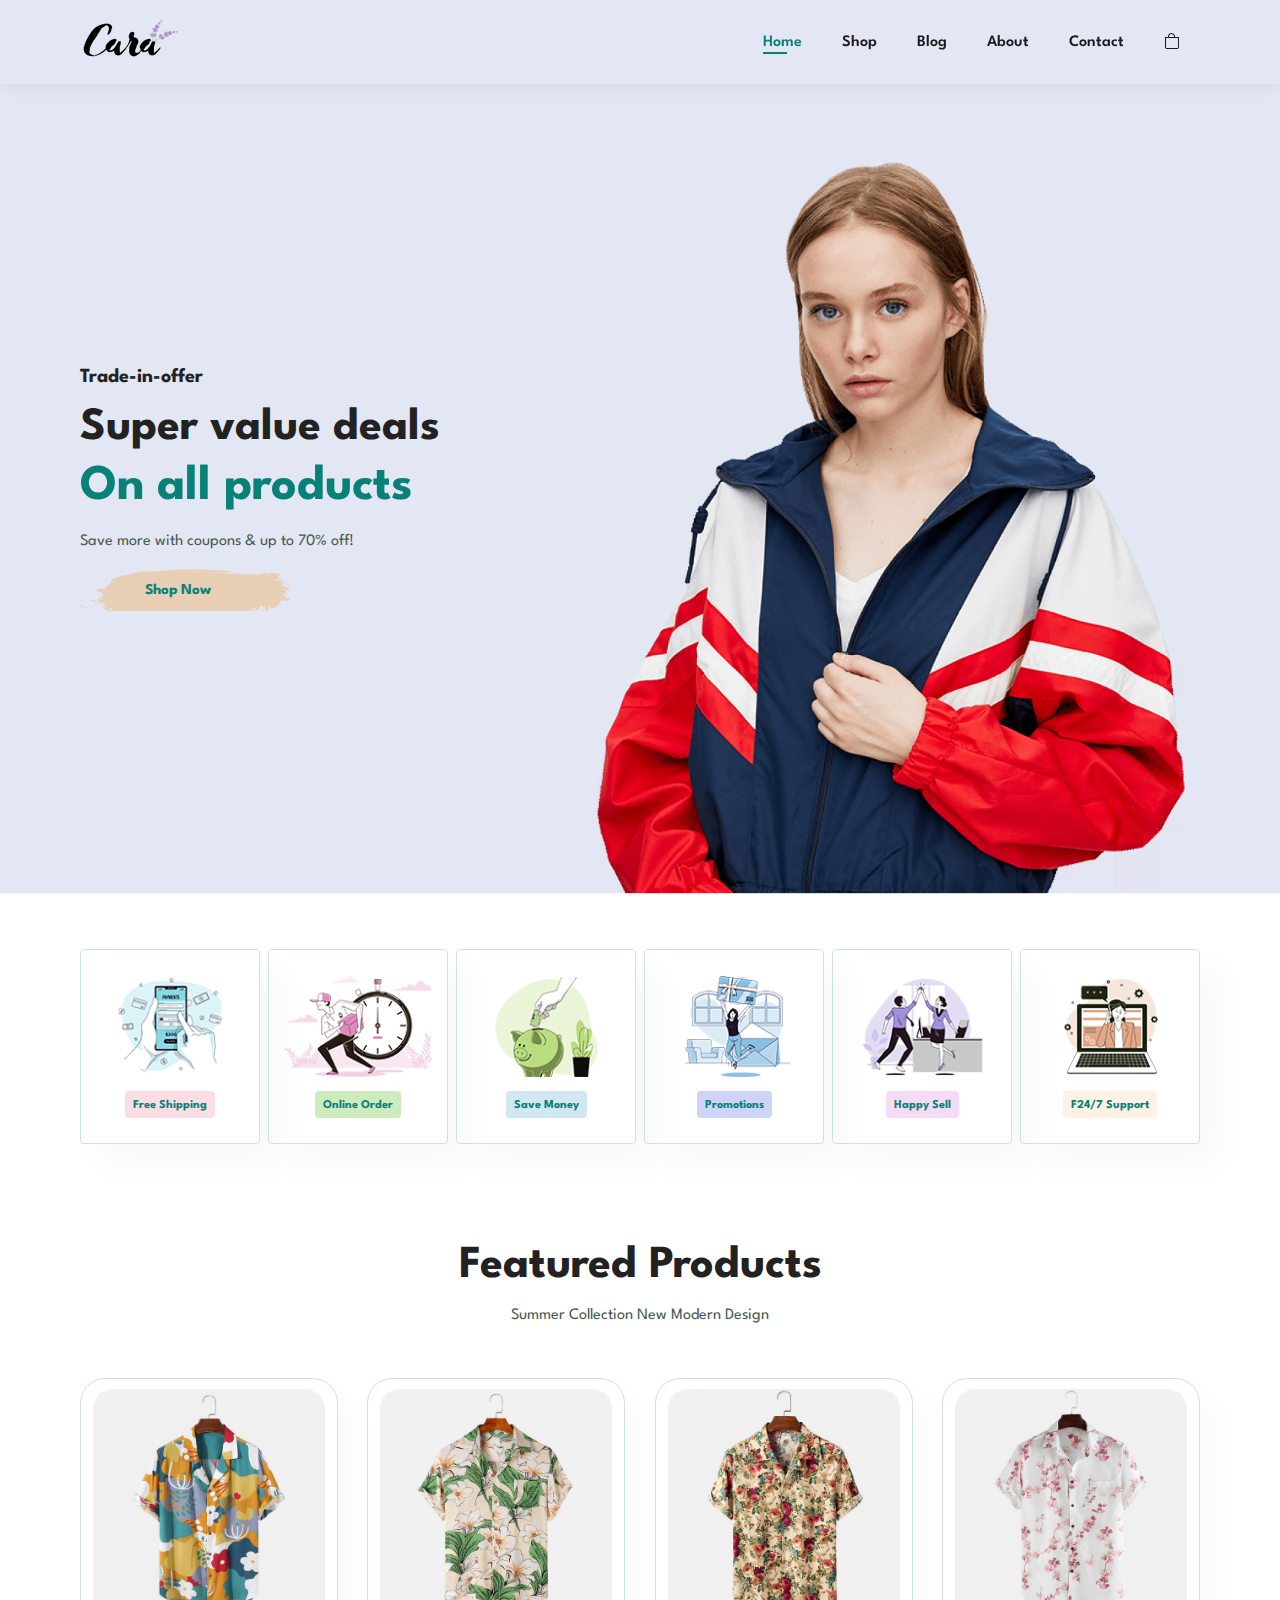
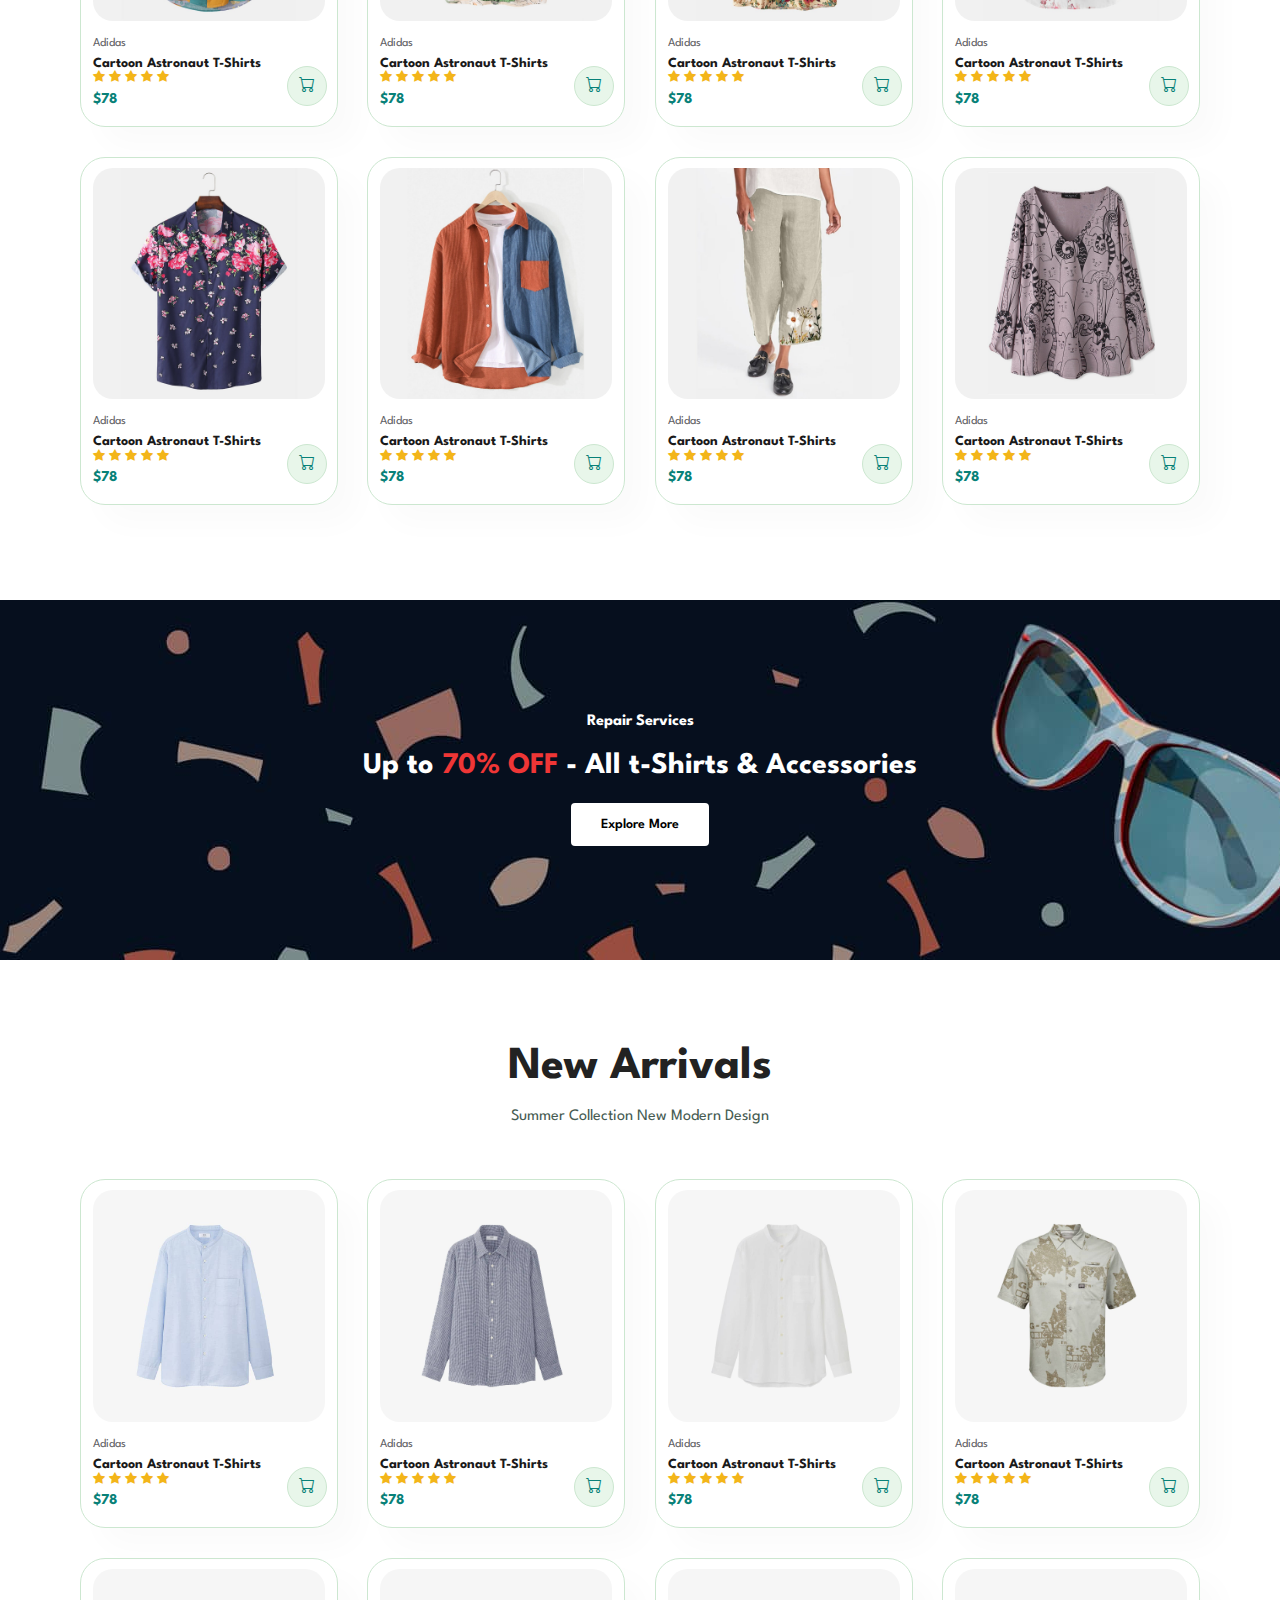
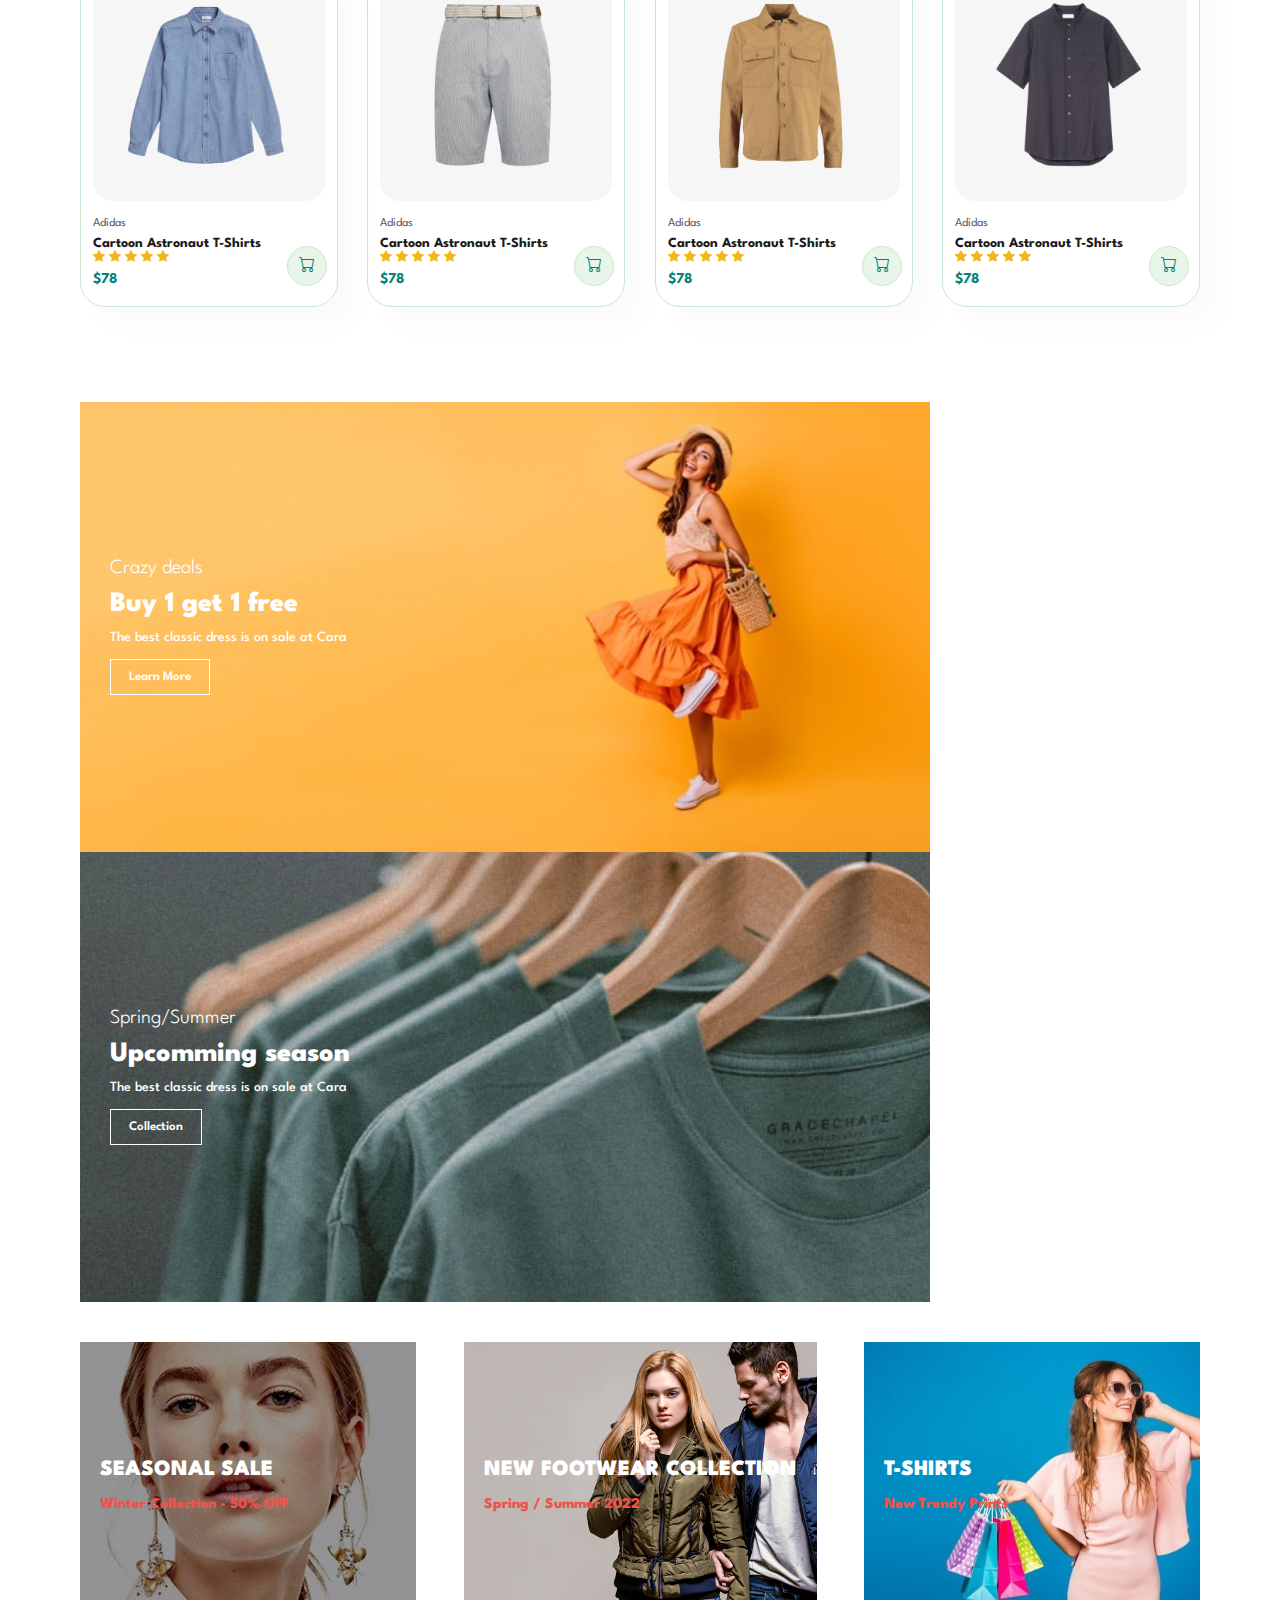
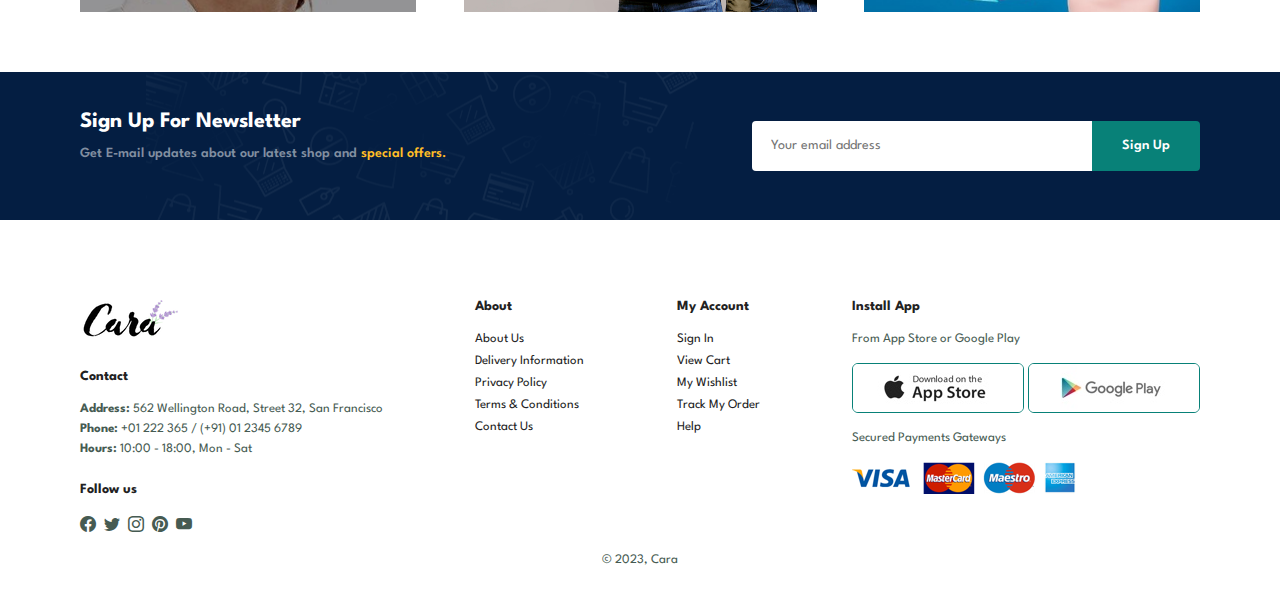
<file: index.html>
<!DOCTYPE html>
<html lang="en">

<head>
    <meta charset="UTF-8">
    <meta http-equiv="X-UA-Compatible" content="IE=edge">
    <meta name="viewport" content="width=device-width, initial-scale=1.0">
    <title>Cara</title>
    <link rel="stylesheet" href="style.css">
</head>

<body>
    <section id="header">
        <a href="#"><img src="img/logo.png" class="logo" alt=""></a>

        <div>
            <ul id="navbar">
                <li><a class="active" href="index.html">Home</a></li>
                <li><a href="shop.html">Shop</a></li>
                <li><a href="blog.html">Blog</a></li>
                <li><a href="about.html">About</a></li>
                <li><a href="contact.html">Contact</a></li>
                <li id="lg-bag"><a href="cart.html"><i class="bi bi-bag"></i></a></li>
                <a href="#" id="close"><i class="bi bi-x"></i></a>
            </ul>
        </div>
        <div id="mobile">
            <a href="cart.html"><i class="bi bi-bag"></i></a>
            <i id="bar" class="bi bi-list"></i>
        </div>
    </section>

    <section id="hero">
        <h4>Trade-in-offer</h4>
        <h2>Super value deals</h2>
        <h1>On all products</h1>
        <p>Save more with coupons & up to 70% off!</p>
        <button>Shop Now</button>
    </section>

    <section id="feature" class="section-p1">
        <div class="fe-box">
            <img src="img/features/f1.png" alt="">
            <h6>Free Shipping</h6>
        </div>
        <div class="fe-box">
            <img src="img/features/f2.png" alt="">
            <h6>Online Order</h6>
        </div>
        <div class="fe-box">
            <img src="img/features/f3.png" alt="">
            <h6>Save Money</h6>
        </div>
        <div class="fe-box">
            <img src="img/features/f4.png" alt="">
            <h6>Promotions</h6>
        </div>
        <div class="fe-box">
            <img src="img/features/f5.png" alt="">
            <h6>Happy Sell</h6>
        </div>
        <div class="fe-box">
            <img src="img/features/f6.png" alt="">
            <h6>F24/7 Support</h6>
        </div>
    </section>

    <section id="product1" class="section-p1">
        <h2>Featured Products</h2>
        <p>Summer Collection New Modern Design</p>
        <div class="pro-container">
            <div class="pro">
                <img src="img/products/f1.jpg" alt="">
                <div class="des">
                    <span>Adidas</span>
                    <h5>Cartoon Astronaut T-Shirts</h5>
                    <div class="star">
                        <i class="bi bi-star-fill"></i>
                        <i class="bi bi-star-fill"></i>
                        <i class="bi bi-star-fill"></i>
                        <i class="bi bi-star-fill"></i>
                        <i class="bi bi-star-fill"></i>
                    </div>
                    <h4>$78</h4>
                </div>
                <a href="#"><i class="bi bi-cart cart"></i></a>
            </div>
            <div class="pro">
                <img src="img/products/f2.jpg" alt="">
                <div class="des">
                    <span>Adidas</span>
                    <h5>Cartoon Astronaut T-Shirts</h5>
                    <div class="star">
                        <i class="bi bi-star-fill"></i>
                        <i class="bi bi-star-fill"></i>
                        <i class="bi bi-star-fill"></i>
                        <i class="bi bi-star-fill"></i>
                        <i class="bi bi-star-fill"></i>
                    </div>
                    <h4>$78</h4>
                </div>
                <a href="#"><i class="bi bi-cart cart"></i></a>
            </div>
            <div class="pro">
                <img src="img/products/f3.jpg" alt="">
                <div class="des">
                    <span>Adidas</span>
                    <h5>Cartoon Astronaut T-Shirts</h5>
                    <div class="star">
                        <i class="bi bi-star-fill"></i>
                        <i class="bi bi-star-fill"></i>
                        <i class="bi bi-star-fill"></i>
                        <i class="bi bi-star-fill"></i>
                        <i class="bi bi-star-fill"></i>
                    </div>
                    <h4>$78</h4>
                </div>
                <a href="#"><i class="bi bi-cart cart"></i></a>
            </div>
            <div class="pro">
                <img src="img/products/f4.jpg" alt="">
                <div class="des">
                    <span>Adidas</span>
                    <h5>Cartoon Astronaut T-Shirts</h5>
                    <div class="star">
                        <i class="bi bi-star-fill"></i>
                        <i class="bi bi-star-fill"></i>
                        <i class="bi bi-star-fill"></i>
                        <i class="bi bi-star-fill"></i>
                        <i class="bi bi-star-fill"></i>
                    </div>
                    <h4>$78</h4>
                </div>
                <a href="#"><i class="bi bi-cart cart"></i></a>
            </div>
            <div class="pro">
                <img src="img/products/f5.jpg" alt="">
                <div class="des">
                    <span>Adidas</span>
                    <h5>Cartoon Astronaut T-Shirts</h5>
                    <div class="star">
                        <i class="bi bi-star-fill"></i>
                        <i class="bi bi-star-fill"></i>
                        <i class="bi bi-star-fill"></i>
                        <i class="bi bi-star-fill"></i>
                        <i class="bi bi-star-fill"></i>
                    </div>
                    <h4>$78</h4>
                </div>
                <a href="#"><i class="bi bi-cart cart"></i></a>
            </div>
            <div class="pro">
                <img src="img/products/f6.jpg" alt="">
                <div class="des">
                    <span>Adidas</span>
                    <h5>Cartoon Astronaut T-Shirts</h5>
                    <div class="star">
                        <i class="bi bi-star-fill"></i>
                        <i class="bi bi-star-fill"></i>
                        <i class="bi bi-star-fill"></i>
                        <i class="bi bi-star-fill"></i>
                        <i class="bi bi-star-fill"></i>
                    </div>
                    <h4>$78</h4>
                </div>
                <a href="#"><i class="bi bi-cart cart"></i></a>
            </div>
            <div class="pro">
                <img src="img/products/f7.jpg" alt="">
                <div class="des">
                    <span>Adidas</span>
                    <h5>Cartoon Astronaut T-Shirts</h5>
                    <div class="star">
                        <i class="bi bi-star-fill"></i>
                        <i class="bi bi-star-fill"></i>
                        <i class="bi bi-star-fill"></i>
                        <i class="bi bi-star-fill"></i>
                        <i class="bi bi-star-fill"></i>
                    </div>
                    <h4>$78</h4>
                </div>
                <a href="#"><i class="bi bi-cart cart"></i></a>
            </div>
            <div class="pro">
                <img src="img/products/f8.jpg" alt="">
                <div class="des">
                    <span>Adidas</span>
                    <h5>Cartoon Astronaut T-Shirts</h5>
                    <div class="star">
                        <i class="bi bi-star-fill"></i>
                        <i class="bi bi-star-fill"></i>
                        <i class="bi bi-star-fill"></i>
                        <i class="bi bi-star-fill"></i>
                        <i class="bi bi-star-fill"></i>
                    </div>
                    <h4>$78</h4>
                </div>
                <a href="#"><i class="bi bi-cart cart"></i></a>
            </div>

        </div>
    </section>

    <section id="banner" class="section-m1">
        <h4>Repair Services</h4>
        <h2>Up to <span>70% OFF</span> - All t-Shirts & Accessories</h2>
        <button class="normal">Explore More</button>
    </section>

    <!-- New arrivals -->
    <section id="product1" class="section-p1">
        <h2>New Arrivals</h2>
        <p>Summer Collection New Modern Design</p>
        <div class="pro-container">
            <div class="pro">
                <img src="img/products/n1.jpg" alt="">
                <div class="des">
                    <span>Adidas</span>
                    <h5>Cartoon Astronaut T-Shirts</h5>
                    <div class="star">
                        <i class="bi bi-star-fill"></i>
                        <i class="bi bi-star-fill"></i>
                        <i class="bi bi-star-fill"></i>
                        <i class="bi bi-star-fill"></i>
                        <i class="bi bi-star-fill"></i>
                    </div>
                    <h4>$78</h4>
                </div>
                <a href="#"><i class="bi bi-cart cart"></i></a>
            </div>
            <div class="pro">
                <img src="img/products/n2.jpg" alt="">
                <div class="des">
                    <span>Adidas</span>
                    <h5>Cartoon Astronaut T-Shirts</h5>
                    <div class="star">
                        <i class="bi bi-star-fill"></i>
                        <i class="bi bi-star-fill"></i>
                        <i class="bi bi-star-fill"></i>
                        <i class="bi bi-star-fill"></i>
                        <i class="bi bi-star-fill"></i>
                    </div>
                    <h4>$78</h4>
                </div>
                <a href="#"><i class="bi bi-cart cart"></i></a>
            </div>
            <div class="pro">
                <img src="img/products/n3.jpg" alt="">
                <div class="des">
                    <span>Adidas</span>
                    <h5>Cartoon Astronaut T-Shirts</h5>
                    <div class="star">
                        <i class="bi bi-star-fill"></i>
                        <i class="bi bi-star-fill"></i>
                        <i class="bi bi-star-fill"></i>
                        <i class="bi bi-star-fill"></i>
                        <i class="bi bi-star-fill"></i>
                    </div>
                    <h4>$78</h4>
                </div>
                <a href="#"><i class="bi bi-cart cart"></i></a>
            </div>
            <div class="pro">
                <img src="img/products/n4.jpg" alt="">
                <div class="des">
                    <span>Adidas</span>
                    <h5>Cartoon Astronaut T-Shirts</h5>
                    <div class="star">
                        <i class="bi bi-star-fill"></i>
                        <i class="bi bi-star-fill"></i>
                        <i class="bi bi-star-fill"></i>
                        <i class="bi bi-star-fill"></i>
                        <i class="bi bi-star-fill"></i>
                    </div>
                    <h4>$78</h4>
                </div>
                <a href="#"><i class="bi bi-cart cart"></i></a>
            </div>
            <div class="pro">
                <img src="img/products/n5.jpg" alt="">
                <div class="des">
                    <span>Adidas</span>
                    <h5>Cartoon Astronaut T-Shirts</h5>
                    <div class="star">
                        <i class="bi bi-star-fill"></i>
                        <i class="bi bi-star-fill"></i>
                        <i class="bi bi-star-fill"></i>
                        <i class="bi bi-star-fill"></i>
                        <i class="bi bi-star-fill"></i>
                    </div>
                    <h4>$78</h4>
                </div>
                <a href="#"><i class="bi bi-cart cart"></i></a>
            </div>
            <div class="pro">
                <img src="img/products/n6.jpg" alt="">
                <div class="des">
                    <span>Adidas</span>
                    <h5>Cartoon Astronaut T-Shirts</h5>
                    <div class="star">
                        <i class="bi bi-star-fill"></i>
                        <i class="bi bi-star-fill"></i>
                        <i class="bi bi-star-fill"></i>
                        <i class="bi bi-star-fill"></i>
                        <i class="bi bi-star-fill"></i>
                    </div>
                    <h4>$78</h4>
                </div>
                <a href="#"><i class="bi bi-cart cart"></i></a>
            </div>
            <div class="pro">
                <img src="img/products/n7.jpg" alt="">
                <div class="des">
                    <span>Adidas</span>
                    <h5>Cartoon Astronaut T-Shirts</h5>
                    <div class="star">
                        <i class="bi bi-star-fill"></i>
                        <i class="bi bi-star-fill"></i>
                        <i class="bi bi-star-fill"></i>
                        <i class="bi bi-star-fill"></i>
                        <i class="bi bi-star-fill"></i>
                    </div>
                    <h4>$78</h4>
                </div>
                <a href="#"><i class="bi bi-cart cart"></i></a>
            </div>
            <div class="pro">
                <img src="img/products/n8.jpg" alt="">
                <div class="des">
                    <span>Adidas</span>
                    <h5>Cartoon Astronaut T-Shirts</h5>
                    <div class="star">
                        <i class="bi bi-star-fill"></i>
                        <i class="bi bi-star-fill"></i>
                        <i class="bi bi-star-fill"></i>
                        <i class="bi bi-star-fill"></i>
                        <i class="bi bi-star-fill"></i>
                    </div>
                    <h4>$78</h4>
                </div>
                <a href="#"><i class="bi bi-cart cart"></i></a>
            </div>

        </div>
    </section>

    <section id="sm-banner" class="section-p1">
        <div class="banner-box">
            <h4>Crazy deals</h4>
            <h2>Buy 1 get 1 free</h2>
            <span>The best classic dress is on sale at Cara</span>
            <button class="white">Learn More</button>
        </div>
        <div class="banner-box banner-box2">
            <h4>Spring/Summer</h4>
            <h2>Upcomming season</h2>
            <span>The best classic dress is on sale at Cara</span>
            <button class="white">Collection</button>
        </div>
    </section>

    <section id="banner3">
        <div class="banner-box">
            <h2>SEASONAL SALE</h2>
            <h3>Winter Collection - 50% OFF</h3>
        </div>
        <div class="banner-box banner-box2">
            <h2>NEW FOOTWEAR COLLECTION</h2>
            <h3>Spring / Summer 2022</h3>
        </div>
        <div class="banner-box banner-box3">
            <h2>T-SHIRTS</h2>
            <h3>New Trendy Prints</h3>
        </div>
    </section>

    <section id="newsletter" class="section-p1 section-m1">
        <div class="newstext">
            <h4>Sign Up For Newsletter</h4>
            <p>Get E-mail updates about our latest shop and <span>special offers.</span></p>
        </div>
        <div class="form">
            <input type="text" placeholder="Your email address">
            <button class="normal">Sign Up</button>
        </div>
    </section>

    <footer class="section-p1">
        <div class="col">
            <img class="logo" src="/img/logo.png" alt="">
            <h4>Contact</h4>
            <p><strong>Address:</strong> 562 Wellington Road, Street 32, San Francisco</p>
            <p><strong>Phone:</strong> +01 222 365 / (+91) 01 2345 6789</p>
            <p><strong>Hours:</strong> 10:00 - 18:00, Mon - Sat</p>
            <div class="follow">
                <h4>Follow us</h4>
                <div class="icon">
                    <i class="bi bi-facebook"></i>
                    <i class="bi bi-twitter"></i>
                    <i class="bi bi-instagram"></i>
                    <i class="bi bi-pinterest"></i>
                    <i class="bi bi-youtube"></i>
                </div>
            </div>
        </div>
        <div class="col">
            <h4>About</h4>
            <a href="#">About Us</a>
            <a href="#">Delivery Information</a>
            <a href="#">Privacy Policy</a>
            <a href="#">Terms & Conditions</a>
            <a href="#">Contact Us</a>
        </div>

        <div class="col">
            <h4>My Account</h4>
            <a href="#">Sign In</a>
            <a href="#">View Cart</a>
            <a href="#">My Wishlist</a>
            <a href="#">Track My Order</a>
            <a href="#">Help</a>
        </div>

        <div class="col install">
            <h4>Install App</h4>
            <p>From App Store or Google Play</p>
            <div class="row">
                <img src="/img/pay/app.jpg" alt="">
                <img src="/img/pay/play.jpg" alt="">
            </div>
            <p>Secured Payments Gateways</p>
            <img src="/img/pay/pay.png" alt="">
        </div>

        <div class="copyright">
            <p>© 2023, Cara</p>
        </div>
    </footer>

    <script src="script.js"></script>
</body>

</html>
</file>
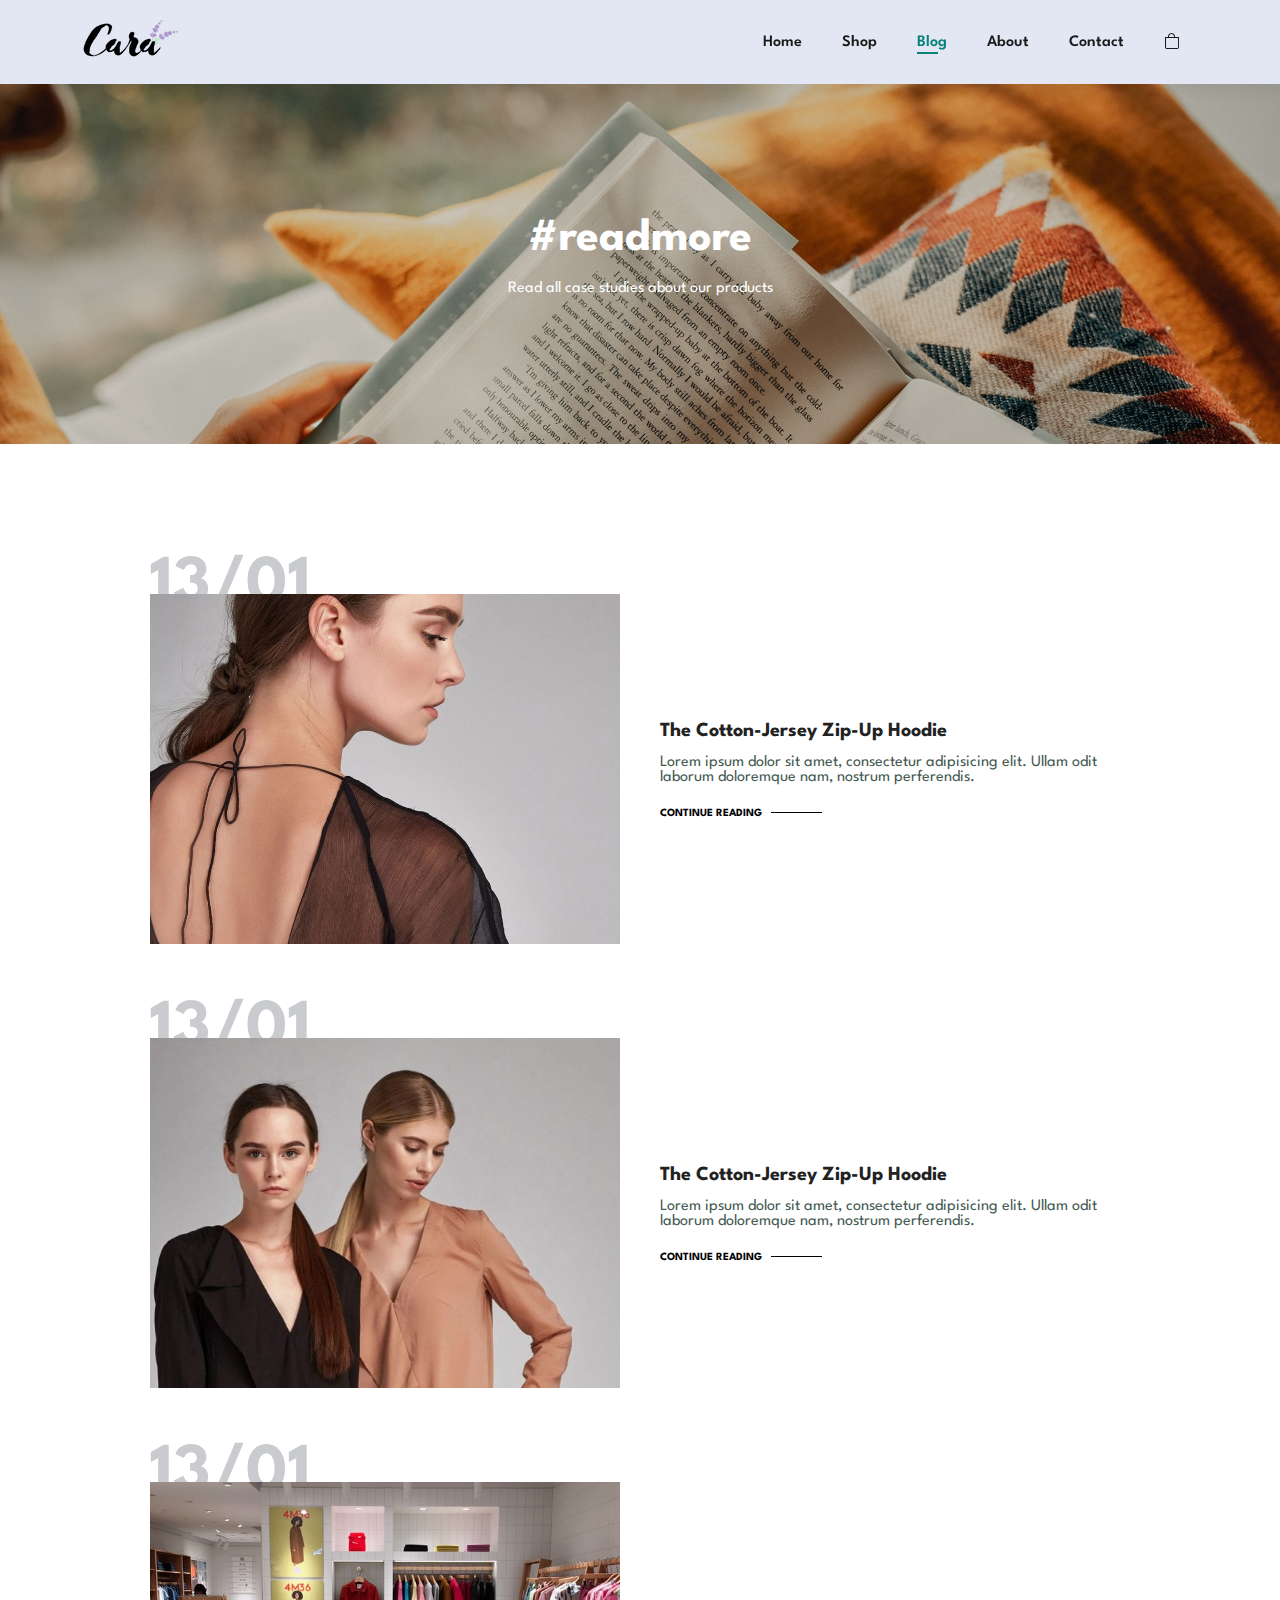
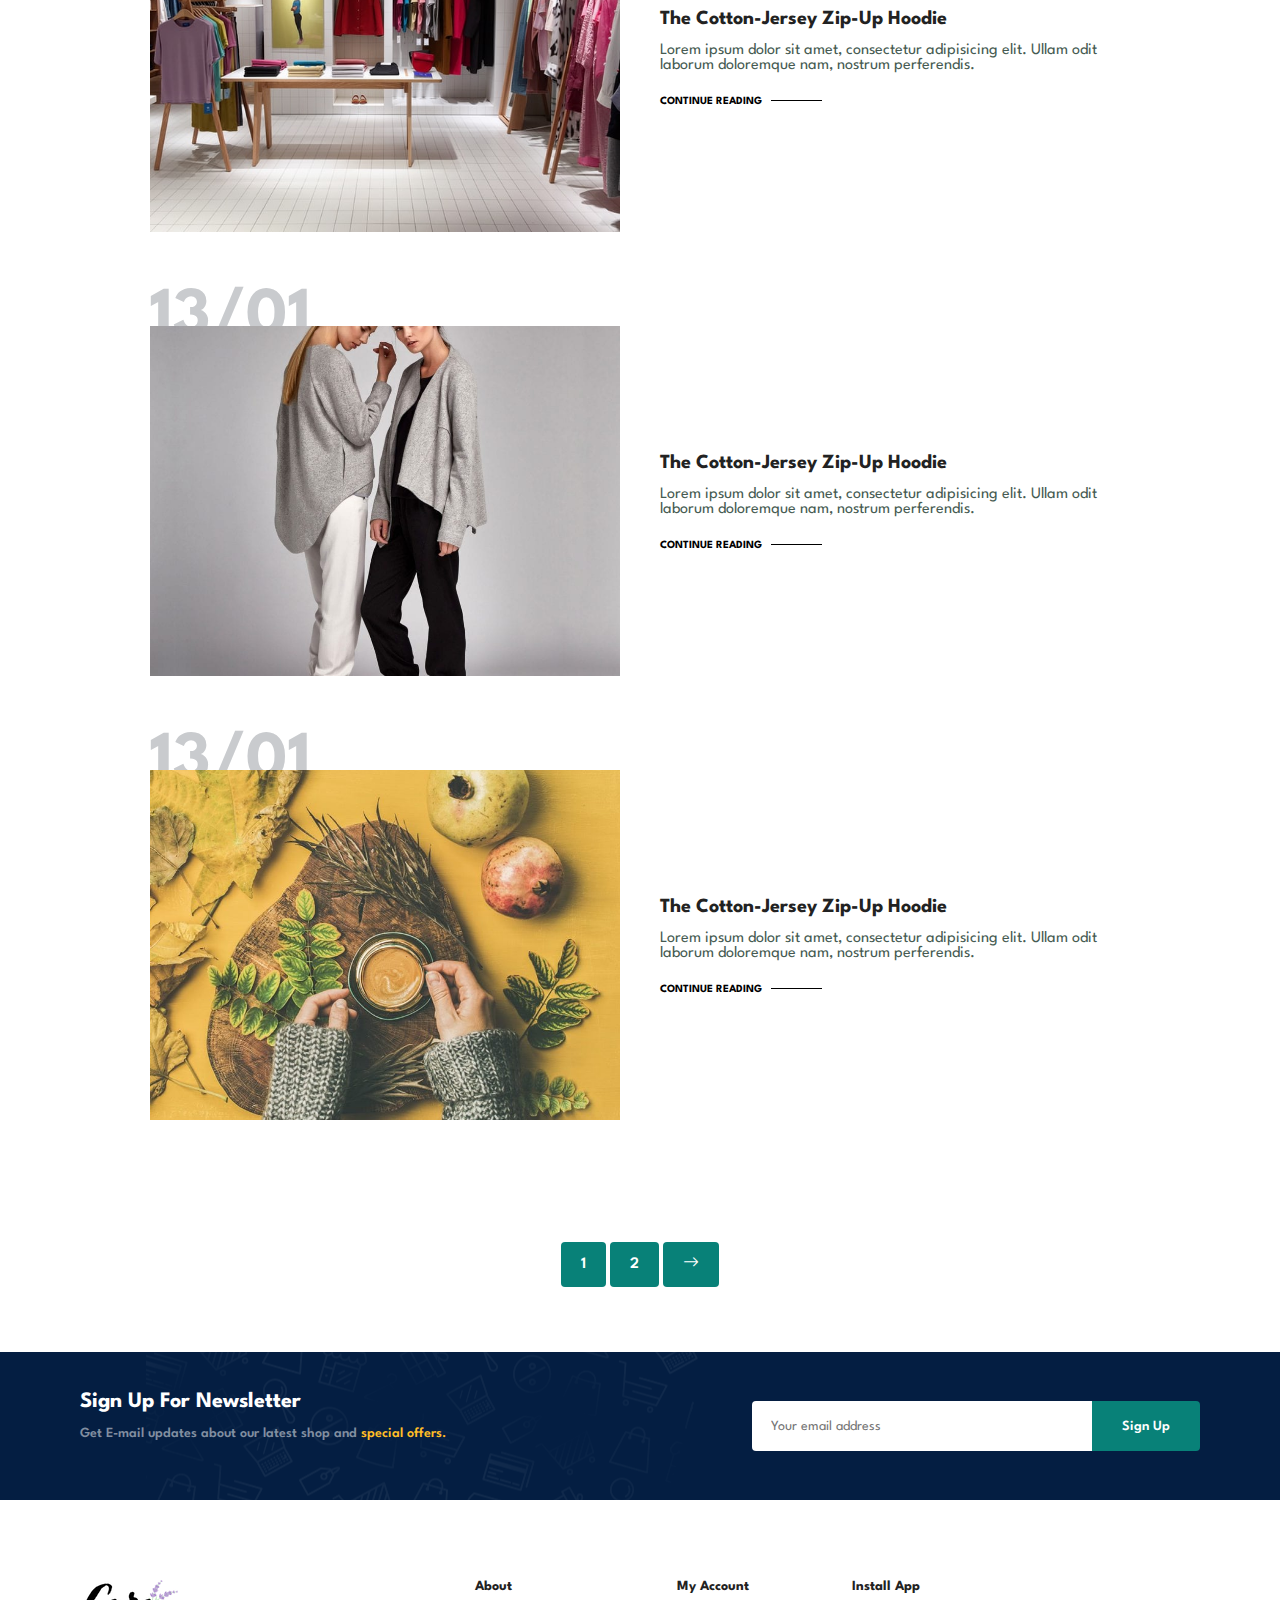
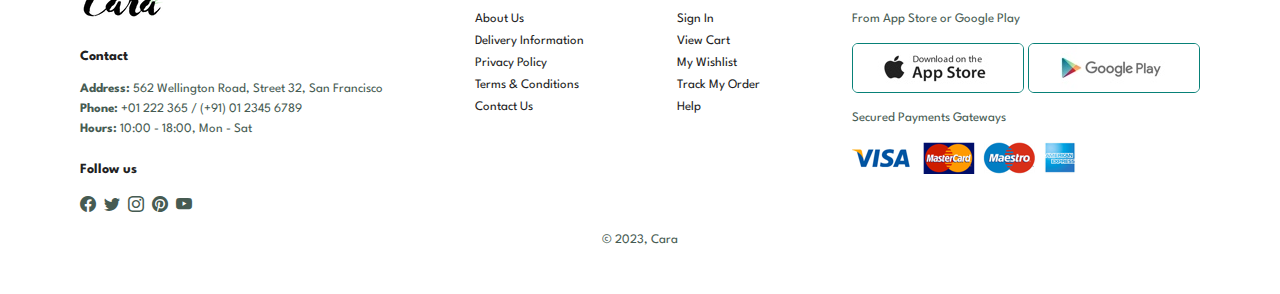
<file: blog.html>
<!DOCTYPE html>
<html lang="en">

<head>
    <meta charset="UTF-8">
    <meta http-equiv="X-UA-Compatible" content="IE=edge">
    <meta name="viewport" content="width=device-width, initial-scale=1.0">
    <title>Cara</title>
    <link rel="stylesheet" href="style.css">
</head>

<body>
    <section id="header">
        <a href="#"><img src="img/logo.png" class="logo" alt=""></a>

        <div>
            <ul id="navbar">
                <li><a href="index.html">Home</a></li>
                <li><a href="shop.html">Shop</a></li>
                <li><a class="active" href="blog.html">Blog</a></li>
                <li><a href="about.html">About</a></li>
                <li><a href="contact.html">Contact</a></li>
                <li id="lg-bag"><a href="cart.html"><i class="bi bi-bag"></i></a></li>
                <a href="#" id="close"><i class="bi bi-x"></i></a>
            </ul>
        </div>
        <div id="mobile">
            <a href="cart.html"><i class="bi bi-bag"></i></a>
            <i id="bar" class="bi bi-list"></i>
        </div>
    </section>

    <section id="page-header" class="blog-header">
        <h2>#readmore</h2>
        <p>Read all case studies about our products</p>
    </section>

    <section id="blog">
        <div class="blog-box">
            <div class="blog-img">
                <img src="img/blog/b1.jpg" alt="">
            </div>
            <div class="blog-details">
                <h4>The Cotton-Jersey Zip-Up Hoodie</h4>
                <p>Lorem ipsum dolor sit amet, consectetur adipisicing elit. Ullam odit laborum doloremque nam, nostrum
                    perferendis.</p>
                <a href="#">CONTINUE READING</a>
            </div>
            <h1>13/01</h1>
        </div>
        <div class="blog-box">
            <div class="blog-img">
                <img src="img/blog/b2.jpg" alt="">
            </div>
            <div class="blog-details">
                <h4>The Cotton-Jersey Zip-Up Hoodie</h4>
                <p>Lorem ipsum dolor sit amet, consectetur adipisicing elit. Ullam odit laborum doloremque nam, nostrum
                    perferendis.</p>
                <a href="#">CONTINUE READING</a>
            </div>
            <h1>13/01</h1>
        </div>
        <div class="blog-box">
            <div class="blog-img">
                <img src="img/blog/b3.jpg" alt="">
            </div>
            <div class="blog-details">
                <h4>The Cotton-Jersey Zip-Up Hoodie</h4>
                <p>Lorem ipsum dolor sit amet, consectetur adipisicing elit. Ullam odit laborum doloremque nam, nostrum
                    perferendis.</p>
                <a href="#">CONTINUE READING</a>
            </div>
            <h1>13/01</h1>
        </div>
        <div class="blog-box">
            <div class="blog-img">
                <img src="img/blog/b4.jpg" alt="">
            </div>
            <div class="blog-details">
                <h4>The Cotton-Jersey Zip-Up Hoodie</h4>
                <p>Lorem ipsum dolor sit amet, consectetur adipisicing elit. Ullam odit laborum doloremque nam, nostrum
                    perferendis.</p>
                <a href="#">CONTINUE READING</a>
            </div>
            <h1>13/01</h1>
        </div>
        <div class="blog-box">
            <div class="blog-img">
                <img src="img/blog/b6.jpg" alt="">
            </div>
            <div class="blog-details">
                <h4>The Cotton-Jersey Zip-Up Hoodie</h4>
                <p>Lorem ipsum dolor sit amet, consectetur adipisicing elit. Ullam odit laborum doloremque nam, nostrum
                    perferendis.</p>
                <a href="#">CONTINUE READING</a>
            </div>
            <h1>13/01</h1>
        </div>
    </section>

    <section id="pagination" class="section-p1">
        <a href="#">1</a>
        <a href="#">2</a>
        <a href="#"><i class="bi bi-arrow-right"></i></a>
    </section>

    <section id="newsletter" class="section-p1 section-m1">
        <div class="newstext">
            <h4>Sign Up For Newsletter</h4>
            <p>Get E-mail updates about our latest shop and <span>special offers.</span></p>
        </div>
        <div class="form">
            <input type="text" placeholder="Your email address">
            <button class="normal">Sign Up</button>
        </div>
    </section>

    <footer class="section-p1">
        <div class="col">
            <img class="logo" src="/img/logo.png" alt="">
            <h4>Contact</h4>
            <p><strong>Address:</strong> 562 Wellington Road, Street 32, San Francisco</p>
            <p><strong>Phone:</strong> +01 222 365 / (+91) 01 2345 6789</p>
            <p><strong>Hours:</strong> 10:00 - 18:00, Mon - Sat</p>
            <div class="follow">
                <h4>Follow us</h4>
                <div class="icon">
                    <i class="bi bi-facebook"></i>
                    <i class="bi bi-twitter"></i>
                    <i class="bi bi-instagram"></i>
                    <i class="bi bi-pinterest"></i>
                    <i class="bi bi-youtube"></i>
                </div>
            </div>
        </div>
        <div class="col">
            <h4>About</h4>
            <a href="#">About Us</a>
            <a href="#">Delivery Information</a>
            <a href="#">Privacy Policy</a>
            <a href="#">Terms & Conditions</a>
            <a href="#">Contact Us</a>
        </div>

        <div class="col">
            <h4>My Account</h4>
            <a href="#">Sign In</a>
            <a href="#">View Cart</a>
            <a href="#">My Wishlist</a>
            <a href="#">Track My Order</a>
            <a href="#">Help</a>
        </div>

        <div class="col install">
            <h4>Install App</h4>
            <p>From App Store or Google Play</p>
            <div class="row">
                <img src="/img/pay/app.jpg" alt="">
                <img src="/img/pay/play.jpg" alt="">
            </div>
            <p>Secured Payments Gateways</p>
            <img src="/img/pay/pay.png" alt="">
        </div>

        <div class="copyright">
            <p>© 2023, Cara</p>
        </div>
    </footer>

    <script src="script.js"></script>
</body>

</html>
</file>
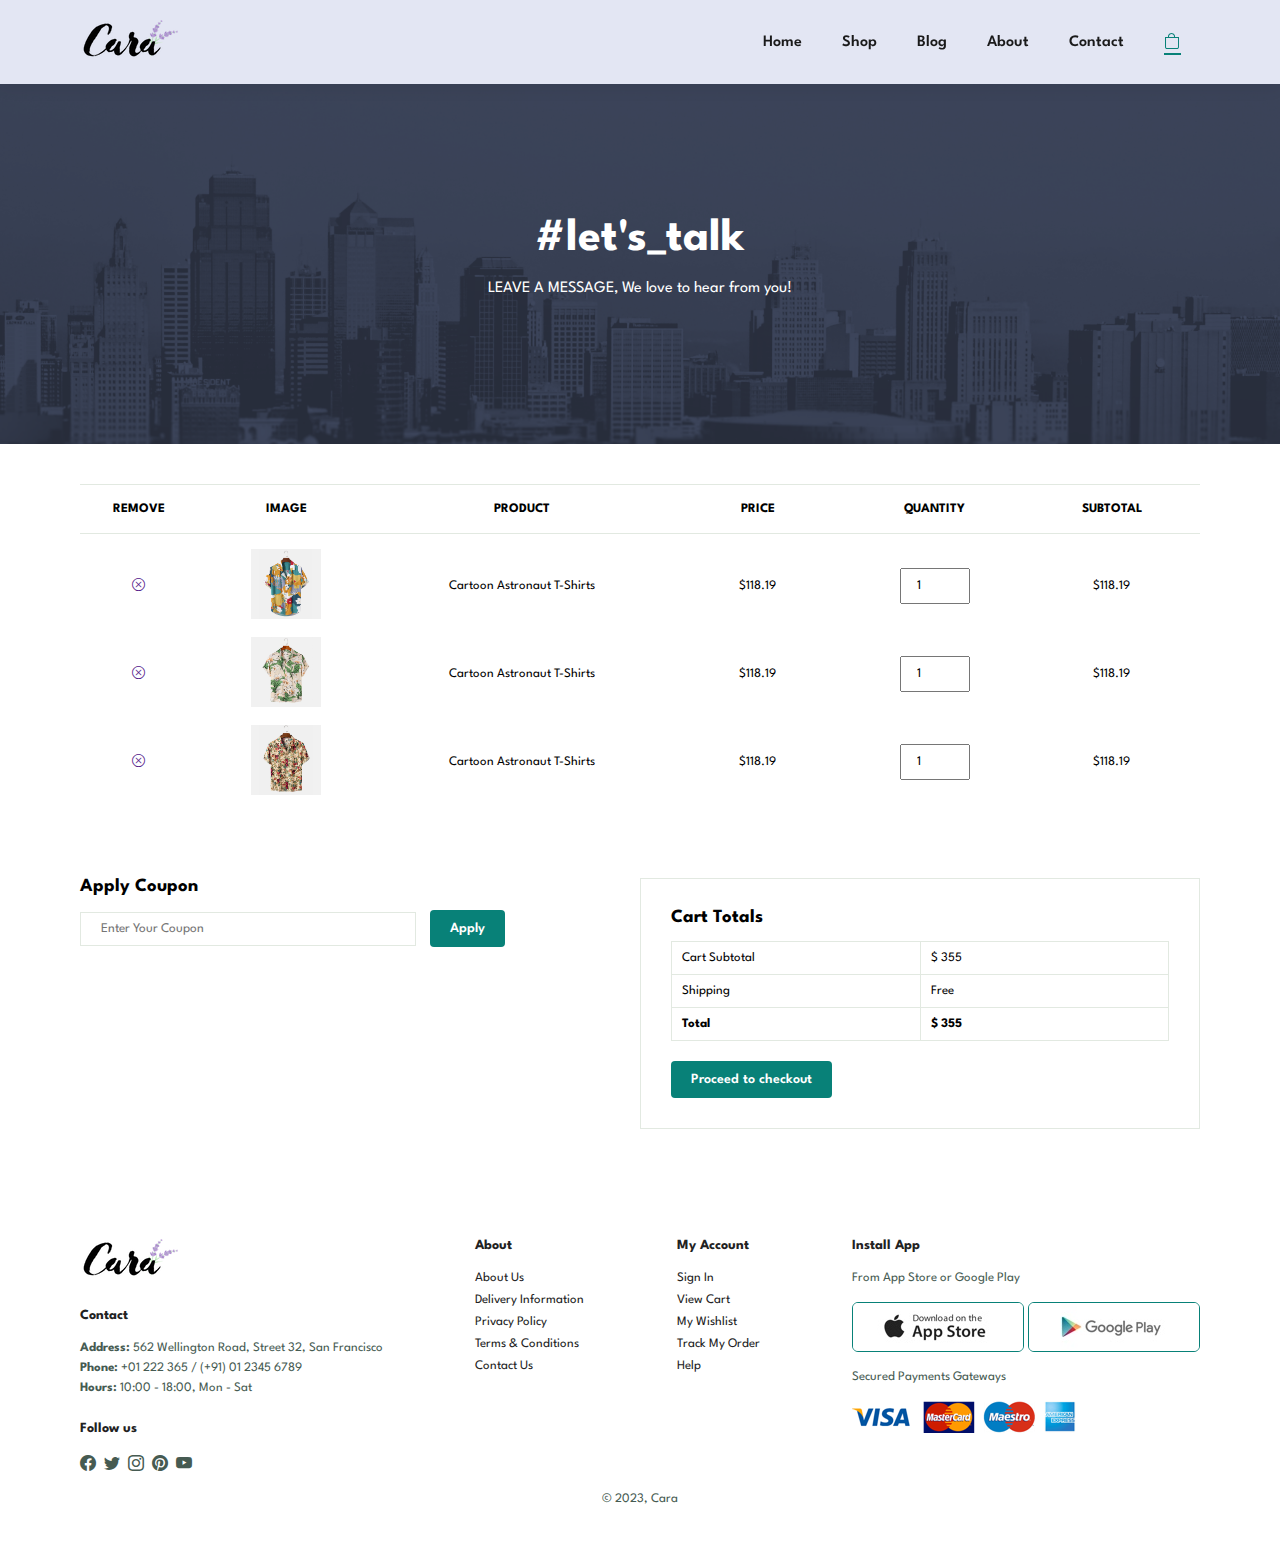
<file: cart.html>
<!DOCTYPE html>
<html lang="en">

<head>
    <meta charset="UTF-8">
    <meta http-equiv="X-UA-Compatible" content="IE=edge">
    <meta name="viewport" content="width=device-width, initial-scale=1.0">
    <title>Cara</title>
    <link rel="stylesheet" href="style.css">
</head>

<body>
    <section id="header">
        <a href="#"><img src="img/logo.png" class="logo" alt=""></a>

        <div>
            <ul id="navbar">
                <li><a href="index.html">Home</a></li>
                <li><a href="shop.html">Shop</a></li>
                <li><a href="blog.html">Blog</a></li>
                <li><a href="about.html">About</a></li>
                <li><a href="contact.html">Contact</a></li>
                <li id="lg-bag"><a class="active" href="cart.html"><i class="bi bi-bag"></i></a></li>
                <a href="#" id="close"><i class="bi bi-x"></i></a>
            </ul>
        </div>
        <div id="mobile">
            <a href="cart.html"><i class="bi bi-bag"></i></a>
            <i id="bar" class="bi bi-list"></i>
        </div>
    </section>

    <section id="page-header" class="about-header">
        <h2>#let's_talk</h2>
        <p>LEAVE A MESSAGE, We love to hear from you!</p>
    </section>

    <section id="cart" class="section-p1">
        <table width="100%">
            <thead>
                <tr>
                    <td>Remove</td>
                    <td>Image</td>
                    <td>Product</td>
                    <td>Price</td>
                    <td>Quantity</td>
                    <td>Subtotal</td>
                </tr>
            </thead>
            <tbody>
                <tr>
                    <td><a href=""><i class="bi bi-x-circle"></i></a></td>
                    <td><img src="img/products/f1.jpg" alt=""></td>
                    <td>Cartoon Astronaut T-Shirts</td>
                    <td>$118.19</td>
                    <td><input type="number" value="1"></td>
                    <td>$118.19</td>
                </tr>
                <tr>
                    <td><a href=""><i class="bi bi-x-circle"></i></a></td>
                    <td><img src="img/products/f2.jpg" alt=""></td>
                    <td>Cartoon Astronaut T-Shirts</td>
                    <td>$118.19</td>
                    <td><input type="number" value="1"></td>
                    <td>$118.19</td>
                </tr>
                <tr>
                    <td><a href=""><i class="bi bi-x-circle"></i></a></td>
                    <td><img src="img/products/f3.jpg" alt=""></td>
                    <td>Cartoon Astronaut T-Shirts</td>
                    <td>$118.19</td>
                    <td><input type="number" value="1"></td>
                    <td>$118.19</td>
                </tr>
            </tbody>
        </table>
    </section>

    <section id="cart-add" class="section-p1">
        <div id="coupon">
            <h3>Apply Coupon</h3>
            <div>
                <input type="text" placeholder="Enter Your Coupon">
                <button class="normal">Apply</button>
            </div>
        </div>
        <div id="subtotal">
            <h3>Cart Totals</h3>
            <table>
                <tr>
                    <td>Cart Subtotal</td>
                    <td>$ 355</td>
                </tr>
                <tr>
                    <td>Shipping</td>
                    <td>Free</td>
                </tr>
                <tr>
                    <td><strong>Total</strong></td>
                    <td><strong>$ 355</strong></td>
                </tr>
            </table>
            <button class="normal">Proceed to checkout</button>
        </div>
    </section>

    <footer class="section-p1">
        <div class="col">
            <img class="logo" src="/img/logo.png" alt="">
            <h4>Contact</h4>
            <p><strong>Address:</strong> 562 Wellington Road, Street 32, San Francisco</p>
            <p><strong>Phone:</strong> +01 222 365 / (+91) 01 2345 6789</p>
            <p><strong>Hours:</strong> 10:00 - 18:00, Mon - Sat</p>
            <div class="follow">
                <h4>Follow us</h4>
                <div class="icon">
                    <i class="bi bi-facebook"></i>
                    <i class="bi bi-twitter"></i>
                    <i class="bi bi-instagram"></i>
                    <i class="bi bi-pinterest"></i>
                    <i class="bi bi-youtube"></i>
                </div>
            </div>
        </div>
        <div class="col">
            <h4>About</h4>
            <a href="#">About Us</a>
            <a href="#">Delivery Information</a>
            <a href="#">Privacy Policy</a>
            <a href="#">Terms & Conditions</a>
            <a href="#">Contact Us</a>
        </div>

        <div class="col">
            <h4>My Account</h4>
            <a href="#">Sign In</a>
            <a href="#">View Cart</a>
            <a href="#">My Wishlist</a>
            <a href="#">Track My Order</a>
            <a href="#">Help</a>
        </div>

        <div class="col install">
            <h4>Install App</h4>
            <p>From App Store or Google Play</p>
            <div class="row">
                <img src="/img/pay/app.jpg" alt="">
                <img src="/img/pay/play.jpg" alt="">
            </div>
            <p>Secured Payments Gateways</p>
            <img src="/img/pay/pay.png" alt="">
        </div>

        <div class="copyright">
            <p>© 2023, Cara</p>
        </div>
    </footer>

    <script src="script.js"></script>
</body>

</html>
</file>
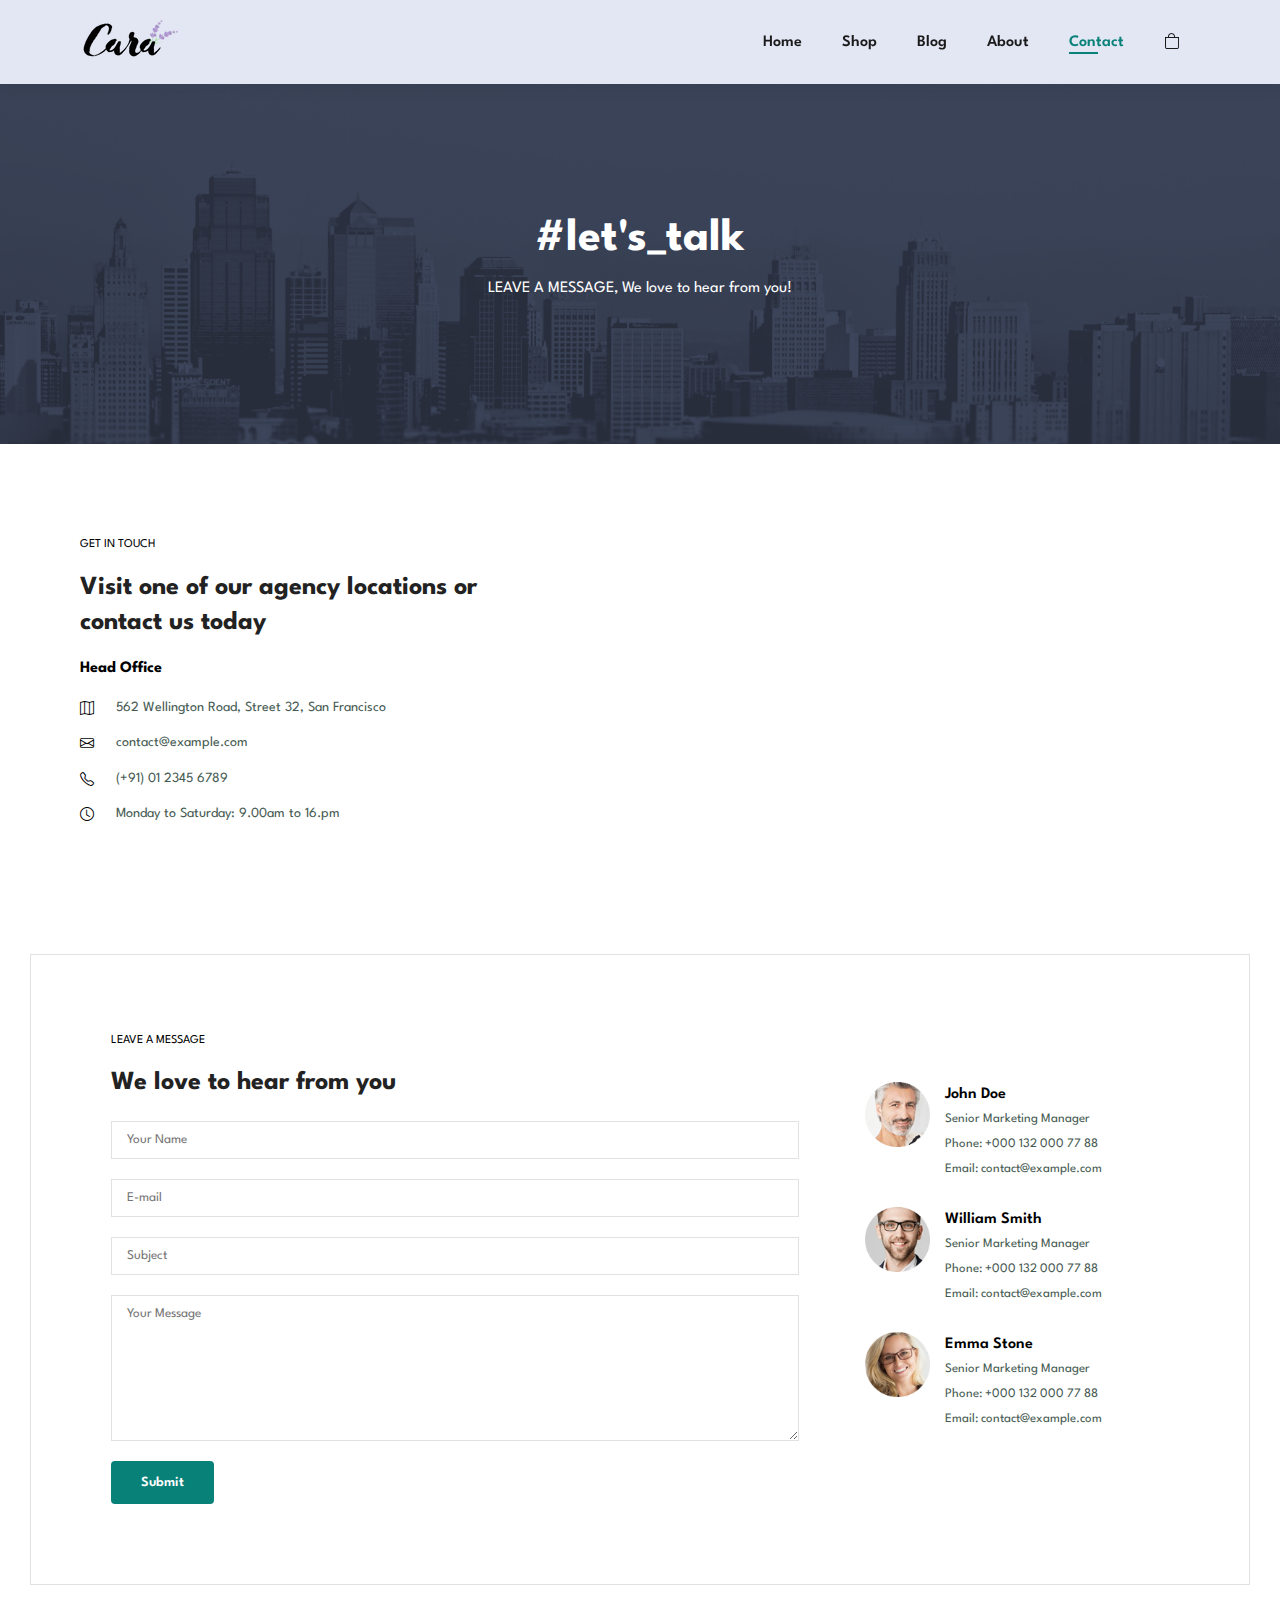
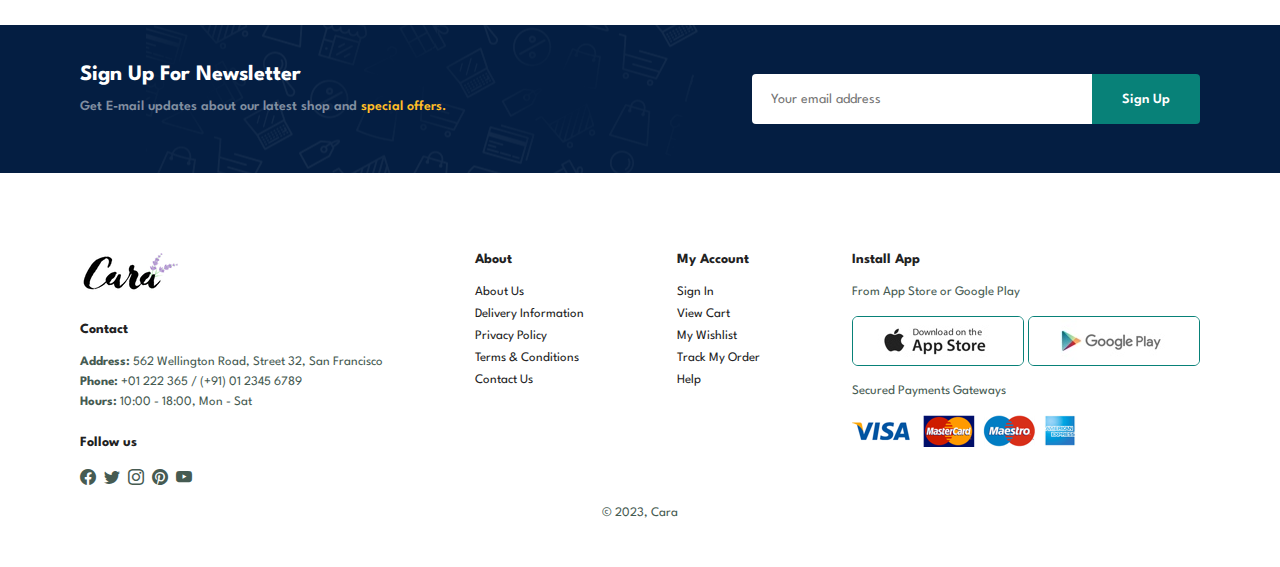
<file: contact.html>
<!DOCTYPE html>
<html lang="en">

<head>
    <meta charset="UTF-8">
    <meta http-equiv="X-UA-Compatible" content="IE=edge">
    <meta name="viewport" content="width=device-width, initial-scale=1.0">
    <title>Cara</title>
    <link rel="stylesheet" href="style.css">
</head>

<body>
    <section id="header">
        <a href="#"><img src="img/logo.png" class="logo" alt=""></a>

        <div>
            <ul id="navbar">
                <li><a href="index.html">Home</a></li>
                <li><a href="shop.html">Shop</a></li>
                <li><a href="blog.html">Blog</a></li>
                <li><a href="about.html">About</a></li>
                <li><a class="active" href="contact.html">Contact</a></li>
                <li id="lg-bag"><a href="cart.html"><i class="bi bi-bag"></i></a></li>
                <a href="#" id="close"><i class="bi bi-x"></i></a>
            </ul>
        </div>
        <div id="mobile">
            <a href="cart.html"><i class="bi bi-bag"></i></a>
            <i id="bar" class="bi bi-list"></i>
        </div>
    </section>

    <section id="page-header" class="about-header">
        <h2>#let's_talk</h2>
        <p>LEAVE A MESSAGE, We love to hear from you!</p>
    </section>

    <section id="contact-details" class="section-p1">
        <div class="details">
            <span>GET IN TOUCH</span>
            <h2>Visit one of our agency locations or contact us today</h2>
            <h3>Head Office</h3>
            <div>
                <li>
                    <i class="bi bi-map"></i>
                    <p>562 Wellington Road, Street 32, San Francisco</p>
                </li>
                <li>
                    <i class="bi bi-envelope"></i>
                    <p>contact@example.com</p>
                </li>
                <li>
                    <i class="bi bi-telephone"></i>
                    <p>(+91) 01 2345 6789</p>
                </li>
                <li>
                    <i class="bi bi-clock"></i>
                    <p>Monday to Saturday: 9.00am to 16.pm</p>
                </li>
            </div>
        </div>
        <div class="map">
            <iframe
                src="https://www.google.com/maps/embed?pb=!1m18!1m12!1m3!1d14899.66330023905!2d105.80260900756774!3d20.99601104151697!2m3!1f0!2f0!3f0!3m2!1i1024!2i768!4f13.1!3m3!1m2!1s0x3135ac927ce95957%3A0xe230355f8983adb9!2zVGhhbmggWHXDom4sIEjDoCBO4buZaSwgVmnhu4d0IE5hbQ!5e0!3m2!1svi!2s!4v1676405666797!5m2!1svi!2s"
                width="600" height="450" style="border:0;" allowfullscreen="" loading="lazy"
                referrerpolicy="no-referrer-when-downgrade"></iframe>
        </div>
    </section>

    <section id="form-details">
        <form action="">
            <span>LEAVE A MESSAGE</span>
            <h2>We love to hear from you</h2>
            <input type="text" placeholder="Your Name">
            <input type="text" placeholder="E-mail">
            <input type="text" placeholder="Subject">
            <textarea name="" id="" cols="30" rows="10" placeholder="Your Message"></textarea>
            <button class="normal">Submit</button>
        </form>

        <div class="people">
            <div>
                <img src="img/people/1.png" alt="">
                <p><span>John Doe</span> Senior Marketing Manager <br> Phone: +000 132 000 77 88 <br>Email:
                    contact@example.com</p>
            </div>
            <div>
                <img src="img/people/2.png" alt="">
                <p><span>William Smith</span> Senior Marketing Manager <br> Phone: +000 132 000 77 88 <br>Email:
                    contact@example.com</p>
            </div>
            <div>
                <img src="img/people/3.png" alt="">
                <p><span>Emma Stone</span> Senior Marketing Manager <br> Phone: +000 132 000 77 88 <br>Email:
                    contact@example.com</p>
            </div>
        </div>
    </section>

    <section id="newsletter" class="section-p1 section-m1">
        <div class="newstext">
            <h4>Sign Up For Newsletter</h4>
            <p>Get E-mail updates about our latest shop and <span>special offers.</span></p>
        </div>
        <div class="form">
            <input type="text" placeholder="Your email address">
            <button class="normal">Sign Up</button>
        </div>
    </section>

    <footer class="section-p1">
        <div class="col">
            <img class="logo" src="/img/logo.png" alt="">
            <h4>Contact</h4>
            <p><strong>Address:</strong> 562 Wellington Road, Street 32, San Francisco</p>
            <p><strong>Phone:</strong> +01 222 365 / (+91) 01 2345 6789</p>
            <p><strong>Hours:</strong> 10:00 - 18:00, Mon - Sat</p>
            <div class="follow">
                <h4>Follow us</h4>
                <div class="icon">
                    <i class="bi bi-facebook"></i>
                    <i class="bi bi-twitter"></i>
                    <i class="bi bi-instagram"></i>
                    <i class="bi bi-pinterest"></i>
                    <i class="bi bi-youtube"></i>
                </div>
            </div>
        </div>
        <div class="col">
            <h4>About</h4>
            <a href="#">About Us</a>
            <a href="#">Delivery Information</a>
            <a href="#">Privacy Policy</a>
            <a href="#">Terms & Conditions</a>
            <a href="#">Contact Us</a>
        </div>

        <div class="col">
            <h4>My Account</h4>
            <a href="#">Sign In</a>
            <a href="#">View Cart</a>
            <a href="#">My Wishlist</a>
            <a href="#">Track My Order</a>
            <a href="#">Help</a>
        </div>

        <div class="col install">
            <h4>Install App</h4>
            <p>From App Store or Google Play</p>
            <div class="row">
                <img src="/img/pay/app.jpg" alt="">
                <img src="/img/pay/play.jpg" alt="">
            </div>
            <p>Secured Payments Gateways</p>
            <img src="/img/pay/pay.png" alt="">
        </div>

        <div class="copyright">
            <p>© 2023, Cara</p>
        </div>
    </footer>

    <script src="script.js"></script>
</body>

</html>
</file>
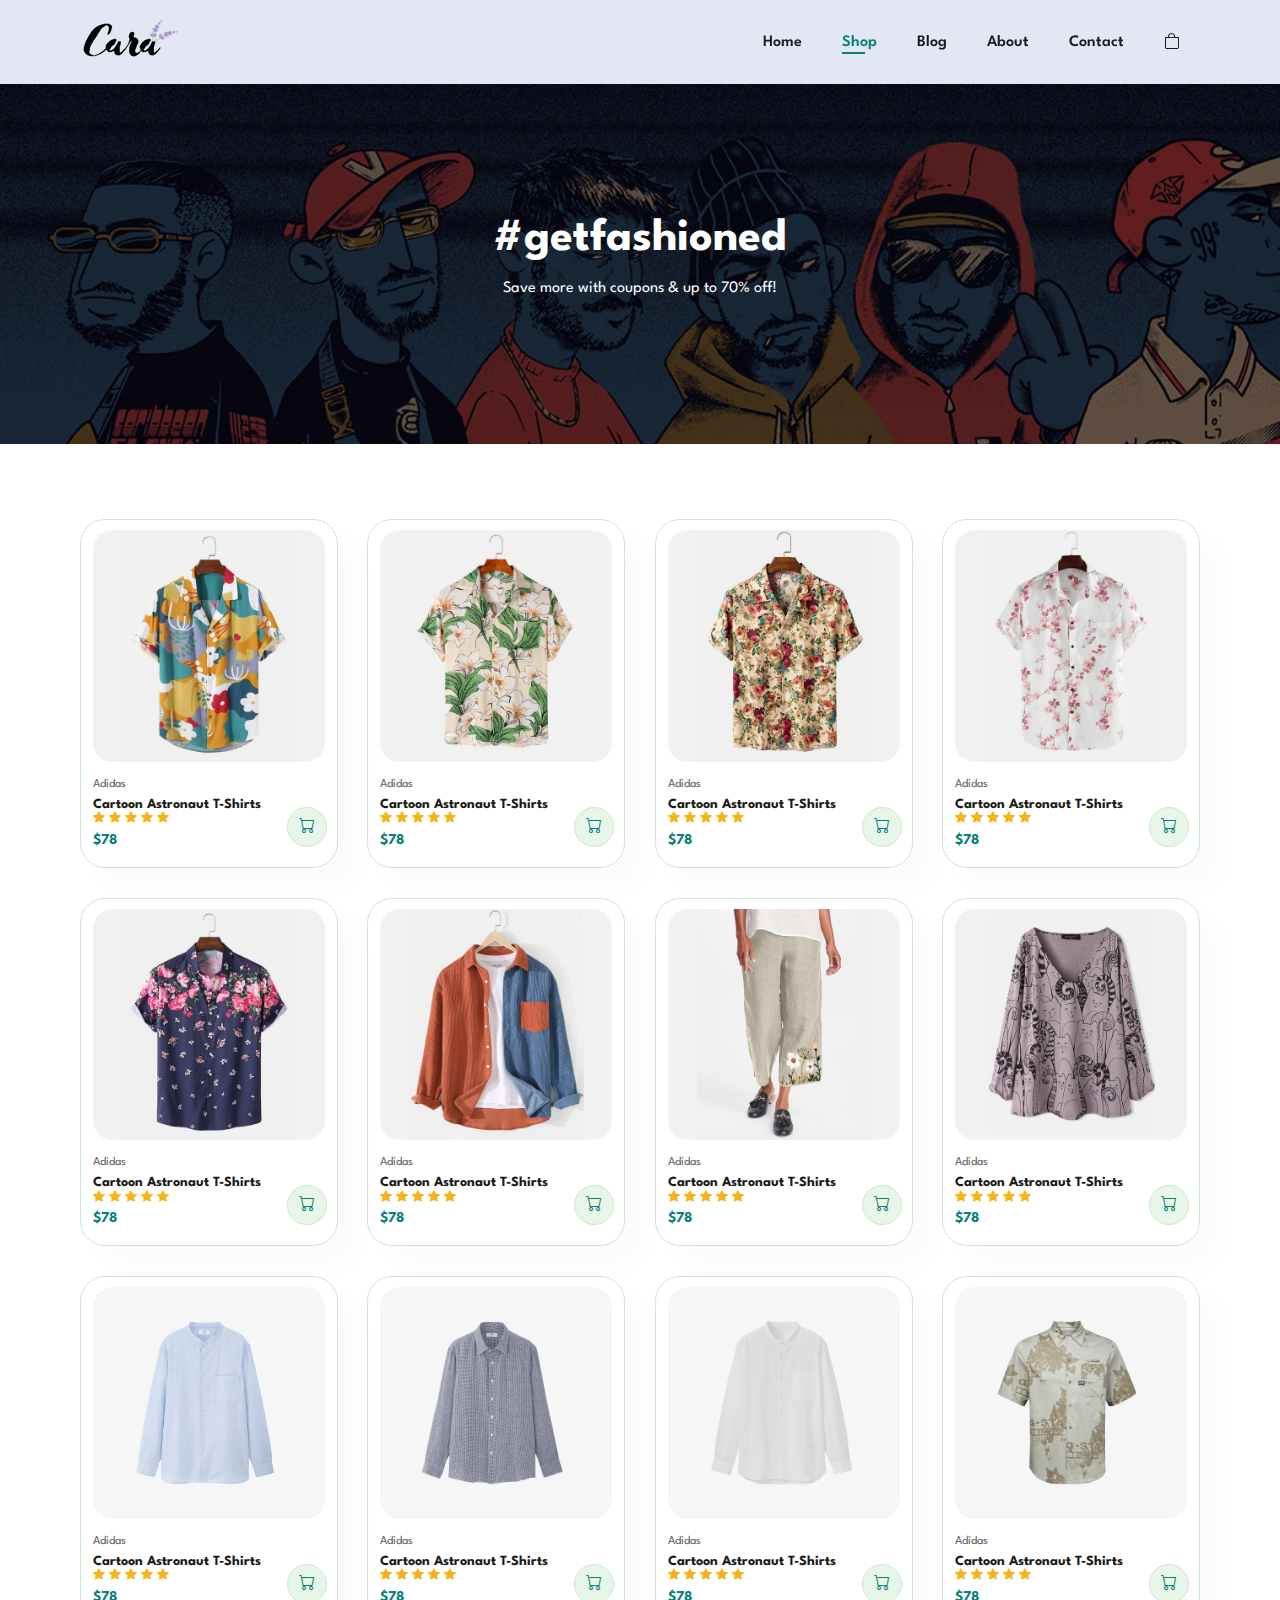
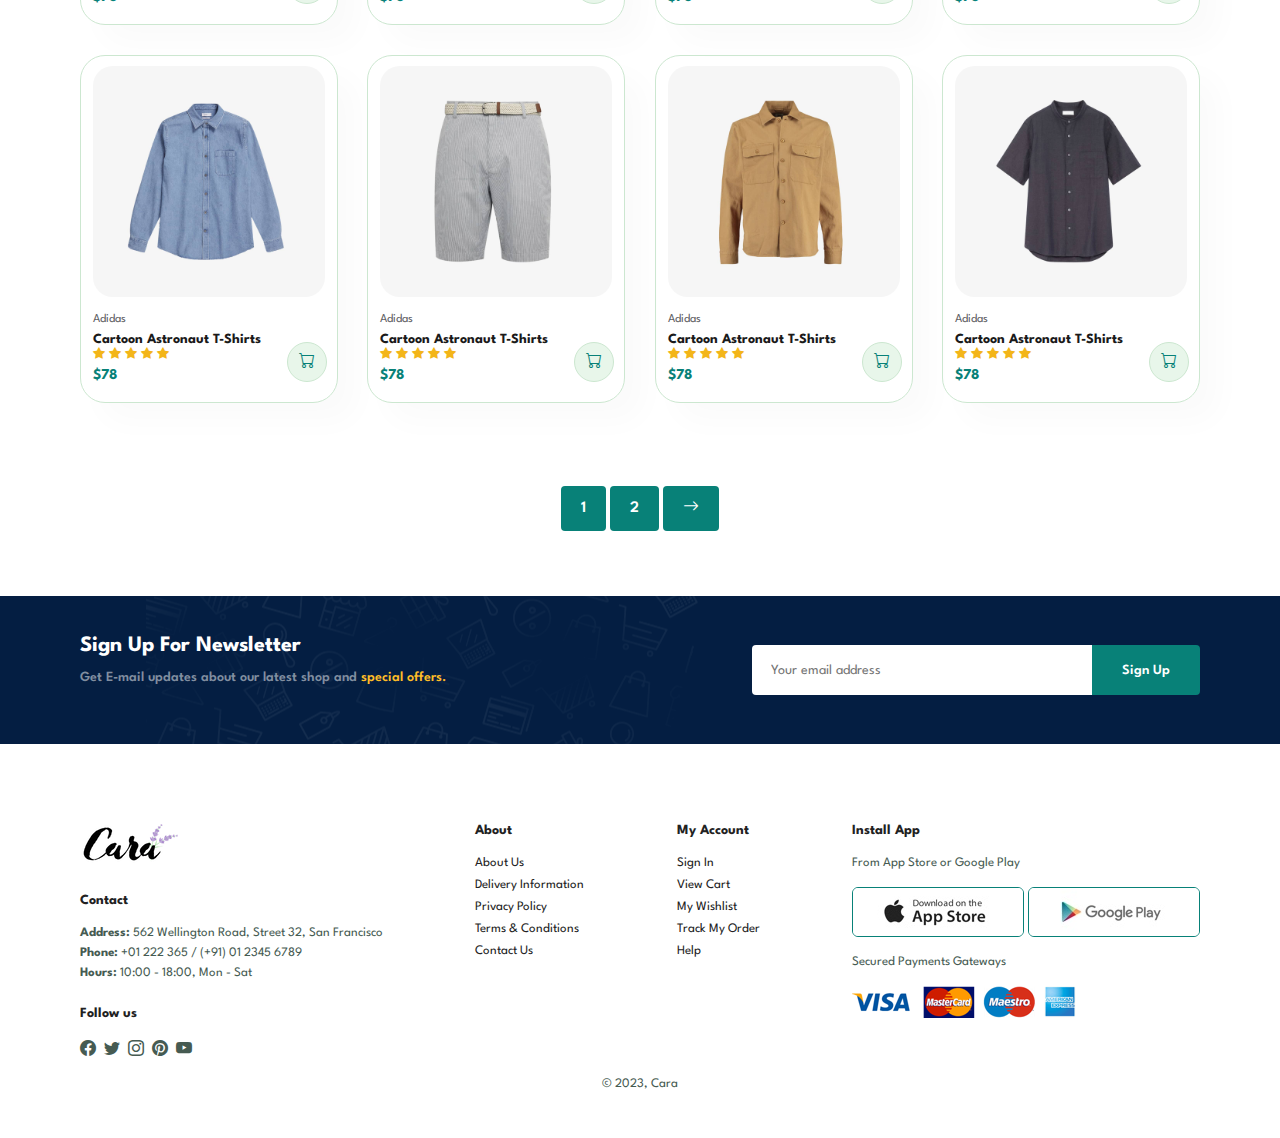
<file: shop.html>
<!DOCTYPE html>
<html lang="en">

<head>
    <meta charset="UTF-8">
    <meta http-equiv="X-UA-Compatible" content="IE=edge">
    <meta name="viewport" content="width=device-width, initial-scale=1.0">
    <title>Cara</title>
    <link rel="stylesheet" href="style.css">
</head>

<body>
    <section id="header">
        <a href="#"><img src="img/logo.png" class="logo" alt=""></a>

        <div>
            <ul id="navbar">
                <li><a href="index.html">Home</a></li>
                <li><a class="active" href="shop.html">Shop</a></li>
                <li><a href="blog.html">Blog</a></li>
                <li><a href="about.html">About</a></li>
                <li><a href="contact.html">Contact</a></li>
                <li id="lg-bag"><a href="cart.html"><i class="bi bi-bag"></i></a></li>
                <a href="#" id="close"><i class="bi bi-x"></i></a>
            </ul>
        </div>
        <div id="mobile">
            <a href="cart.html"><i class="bi bi-bag"></i></a>
            <i id="bar" class="bi bi-list"></i>
        </div>
    </section>

    <section id="page-header">
        <h2>#getfashioned</h2>
        <p>Save more with coupons & up to 70% off!</p>
    </section>


    <section id="product1" class="section-p1">
        <div class="pro-container">
            <div class="pro" onclick="window.location.href='sproduct.html'">
                <img src="img/products/f1.jpg" alt="">
                <div class="des">
                    <span>Adidas</span>
                    <h5>Cartoon Astronaut T-Shirts</h5>
                    <div class="star">
                        <i class="bi bi-star-fill"></i>
                        <i class="bi bi-star-fill"></i>
                        <i class="bi bi-star-fill"></i>
                        <i class="bi bi-star-fill"></i>
                        <i class="bi bi-star-fill"></i>
                    </div>
                    <h4>$78</h4>
                </div>
                <a href="#"><i class="bi bi-cart cart"></i></a>
            </div>
            <div class="pro">
                <img src="img/products/f2.jpg" alt="">
                <div class="des">
                    <span>Adidas</span>
                    <h5>Cartoon Astronaut T-Shirts</h5>
                    <div class="star">
                        <i class="bi bi-star-fill"></i>
                        <i class="bi bi-star-fill"></i>
                        <i class="bi bi-star-fill"></i>
                        <i class="bi bi-star-fill"></i>
                        <i class="bi bi-star-fill"></i>
                    </div>
                    <h4>$78</h4>
                </div>
                <a href="#"><i class="bi bi-cart cart"></i></a>
            </div>
            <div class="pro">
                <img src="img/products/f3.jpg" alt="">
                <div class="des">
                    <span>Adidas</span>
                    <h5>Cartoon Astronaut T-Shirts</h5>
                    <div class="star">
                        <i class="bi bi-star-fill"></i>
                        <i class="bi bi-star-fill"></i>
                        <i class="bi bi-star-fill"></i>
                        <i class="bi bi-star-fill"></i>
                        <i class="bi bi-star-fill"></i>
                    </div>
                    <h4>$78</h4>
                </div>
                <a href="#"><i class="bi bi-cart cart"></i></a>
            </div>
            <div class="pro">
                <img src="img/products/f4.jpg" alt="">
                <div class="des">
                    <span>Adidas</span>
                    <h5>Cartoon Astronaut T-Shirts</h5>
                    <div class="star">
                        <i class="bi bi-star-fill"></i>
                        <i class="bi bi-star-fill"></i>
                        <i class="bi bi-star-fill"></i>
                        <i class="bi bi-star-fill"></i>
                        <i class="bi bi-star-fill"></i>
                    </div>
                    <h4>$78</h4>
                </div>
                <a href="#"><i class="bi bi-cart cart"></i></a>
            </div>
            <div class="pro">
                <img src="img/products/f5.jpg" alt="">
                <div class="des">
                    <span>Adidas</span>
                    <h5>Cartoon Astronaut T-Shirts</h5>
                    <div class="star">
                        <i class="bi bi-star-fill"></i>
                        <i class="bi bi-star-fill"></i>
                        <i class="bi bi-star-fill"></i>
                        <i class="bi bi-star-fill"></i>
                        <i class="bi bi-star-fill"></i>
                    </div>
                    <h4>$78</h4>
                </div>
                <a href="#"><i class="bi bi-cart cart"></i></a>
            </div>
            <div class="pro">
                <img src="img/products/f6.jpg" alt="">
                <div class="des">
                    <span>Adidas</span>
                    <h5>Cartoon Astronaut T-Shirts</h5>
                    <div class="star">
                        <i class="bi bi-star-fill"></i>
                        <i class="bi bi-star-fill"></i>
                        <i class="bi bi-star-fill"></i>
                        <i class="bi bi-star-fill"></i>
                        <i class="bi bi-star-fill"></i>
                    </div>
                    <h4>$78</h4>
                </div>
                <a href="#"><i class="bi bi-cart cart"></i></a>
            </div>
            <div class="pro">
                <img src="img/products/f7.jpg" alt="">
                <div class="des">
                    <span>Adidas</span>
                    <h5>Cartoon Astronaut T-Shirts</h5>
                    <div class="star">
                        <i class="bi bi-star-fill"></i>
                        <i class="bi bi-star-fill"></i>
                        <i class="bi bi-star-fill"></i>
                        <i class="bi bi-star-fill"></i>
                        <i class="bi bi-star-fill"></i>
                    </div>
                    <h4>$78</h4>
                </div>
                <a href="#"><i class="bi bi-cart cart"></i></a>
            </div>
            <div class="pro">
                <img src="img/products/f8.jpg" alt="">
                <div class="des">
                    <span>Adidas</span>
                    <h5>Cartoon Astronaut T-Shirts</h5>
                    <div class="star">
                        <i class="bi bi-star-fill"></i>
                        <i class="bi bi-star-fill"></i>
                        <i class="bi bi-star-fill"></i>
                        <i class="bi bi-star-fill"></i>
                        <i class="bi bi-star-fill"></i>
                    </div>
                    <h4>$78</h4>
                </div>
                <a href="#"><i class="bi bi-cart cart"></i></a>
            </div>
            <div class="pro">
                <img src="img/products/n1.jpg" alt="">
                <div class="des">
                    <span>Adidas</span>
                    <h5>Cartoon Astronaut T-Shirts</h5>
                    <div class="star">
                        <i class="bi bi-star-fill"></i>
                        <i class="bi bi-star-fill"></i>
                        <i class="bi bi-star-fill"></i>
                        <i class="bi bi-star-fill"></i>
                        <i class="bi bi-star-fill"></i>
                    </div>
                    <h4>$78</h4>
                </div>
                <a href="#"><i class="bi bi-cart cart"></i></a>
            </div>
            <div class="pro">
                <img src="img/products/n2.jpg" alt="">
                <div class="des">
                    <span>Adidas</span>
                    <h5>Cartoon Astronaut T-Shirts</h5>
                    <div class="star">
                        <i class="bi bi-star-fill"></i>
                        <i class="bi bi-star-fill"></i>
                        <i class="bi bi-star-fill"></i>
                        <i class="bi bi-star-fill"></i>
                        <i class="bi bi-star-fill"></i>
                    </div>
                    <h4>$78</h4>
                </div>
                <a href="#"><i class="bi bi-cart cart"></i></a>
            </div>
            <div class="pro">
                <img src="img/products/n3.jpg" alt="">
                <div class="des">
                    <span>Adidas</span>
                    <h5>Cartoon Astronaut T-Shirts</h5>
                    <div class="star">
                        <i class="bi bi-star-fill"></i>
                        <i class="bi bi-star-fill"></i>
                        <i class="bi bi-star-fill"></i>
                        <i class="bi bi-star-fill"></i>
                        <i class="bi bi-star-fill"></i>
                    </div>
                    <h4>$78</h4>
                </div>
                <a href="#"><i class="bi bi-cart cart"></i></a>
            </div>
            <div class="pro">
                <img src="img/products/n4.jpg" alt="">
                <div class="des">
                    <span>Adidas</span>
                    <h5>Cartoon Astronaut T-Shirts</h5>
                    <div class="star">
                        <i class="bi bi-star-fill"></i>
                        <i class="bi bi-star-fill"></i>
                        <i class="bi bi-star-fill"></i>
                        <i class="bi bi-star-fill"></i>
                        <i class="bi bi-star-fill"></i>
                    </div>
                    <h4>$78</h4>
                </div>
                <a href="#"><i class="bi bi-cart cart"></i></a>
            </div>
            <div class="pro">
                <img src="img/products/n5.jpg" alt="">
                <div class="des">
                    <span>Adidas</span>
                    <h5>Cartoon Astronaut T-Shirts</h5>
                    <div class="star">
                        <i class="bi bi-star-fill"></i>
                        <i class="bi bi-star-fill"></i>
                        <i class="bi bi-star-fill"></i>
                        <i class="bi bi-star-fill"></i>
                        <i class="bi bi-star-fill"></i>
                    </div>
                    <h4>$78</h4>
                </div>
                <a href="#"><i class="bi bi-cart cart"></i></a>
            </div>
            <div class="pro">
                <img src="img/products/n6.jpg" alt="">
                <div class="des">
                    <span>Adidas</span>
                    <h5>Cartoon Astronaut T-Shirts</h5>
                    <div class="star">
                        <i class="bi bi-star-fill"></i>
                        <i class="bi bi-star-fill"></i>
                        <i class="bi bi-star-fill"></i>
                        <i class="bi bi-star-fill"></i>
                        <i class="bi bi-star-fill"></i>
                    </div>
                    <h4>$78</h4>
                </div>
                <a href="#"><i class="bi bi-cart cart"></i></a>
            </div>
            <div class="pro">
                <img src="img/products/n7.jpg" alt="">
                <div class="des">
                    <span>Adidas</span>
                    <h5>Cartoon Astronaut T-Shirts</h5>
                    <div class="star">
                        <i class="bi bi-star-fill"></i>
                        <i class="bi bi-star-fill"></i>
                        <i class="bi bi-star-fill"></i>
                        <i class="bi bi-star-fill"></i>
                        <i class="bi bi-star-fill"></i>
                    </div>
                    <h4>$78</h4>
                </div>
                <a href="#"><i class="bi bi-cart cart"></i></a>
            </div>
            <div class="pro">
                <img src="img/products/n8.jpg" alt="">
                <div class="des">
                    <span>Adidas</span>
                    <h5>Cartoon Astronaut T-Shirts</h5>
                    <div class="star">
                        <i class="bi bi-star-fill"></i>
                        <i class="bi bi-star-fill"></i>
                        <i class="bi bi-star-fill"></i>
                        <i class="bi bi-star-fill"></i>
                        <i class="bi bi-star-fill"></i>
                    </div>
                    <h4>$78</h4>
                </div>
                <a href="#"><i class="bi bi-cart cart"></i></a>
            </div>

        </div>
    </section>

    <section id="pagination" class="section-p1">
        <a href="#">1</a>
        <a href="#">2</a>
        <a href="#"><i class="bi bi-arrow-right"></i></a>
    </section>

    <section id="newsletter" class="section-p1 section-m1">
        <div class="newstext">
            <h4>Sign Up For Newsletter</h4>
            <p>Get E-mail updates about our latest shop and <span>special offers.</span></p>
        </div>
        <div class="form">
            <input type="text" placeholder="Your email address">
            <button class="normal">Sign Up</button>
        </div>
    </section>

    <footer class="section-p1">
        <div class="col">
            <img class="logo" src="img/logo.png" alt="">
            <h4>Contact</h4>
            <p><strong>Address:</strong> 562 Wellington Road, Street 32, San Francisco</p>
            <p><strong>Phone:</strong> +01 222 365 / (+91) 01 2345 6789</p>
            <p><strong>Hours:</strong> 10:00 - 18:00, Mon - Sat</p>
            <div class="follow">
                <h4>Follow us</h4>
                <div class="icon">
                    <i class="bi bi-facebook"></i>
                    <i class="bi bi-twitter"></i>
                    <i class="bi bi-instagram"></i>
                    <i class="bi bi-pinterest"></i>
                    <i class="bi bi-youtube"></i>
                </div>
            </div>
        </div>
        <div class="col">
            <h4>About</h4>
            <a href="#">About Us</a>
            <a href="#">Delivery Information</a>
            <a href="#">Privacy Policy</a>
            <a href="#">Terms & Conditions</a>
            <a href="#">Contact Us</a>
        </div>

        <div class="col">
            <h4>My Account</h4>
            <a href="#">Sign In</a>
            <a href="#">View Cart</a>
            <a href="#">My Wishlist</a>
            <a href="#">Track My Order</a>
            <a href="#">Help</a>
        </div>

        <div class="col install">
            <h4>Install App</h4>
            <p>From App Store or Google Play</p>
            <div class="row">
                <img src="img/pay/app.jpg" alt="">
                <img src="img/pay/play.jpg" alt="">
            </div>
            <p>Secured Payments Gateways</p>
            <img src="img/pay/pay.png" alt="">
        </div>

        <div class="copyright">
            <p>© 2023, Cara</p>
        </div>
    </footer>

    <script src="script.js"></script>
</body>

</html>
</file>
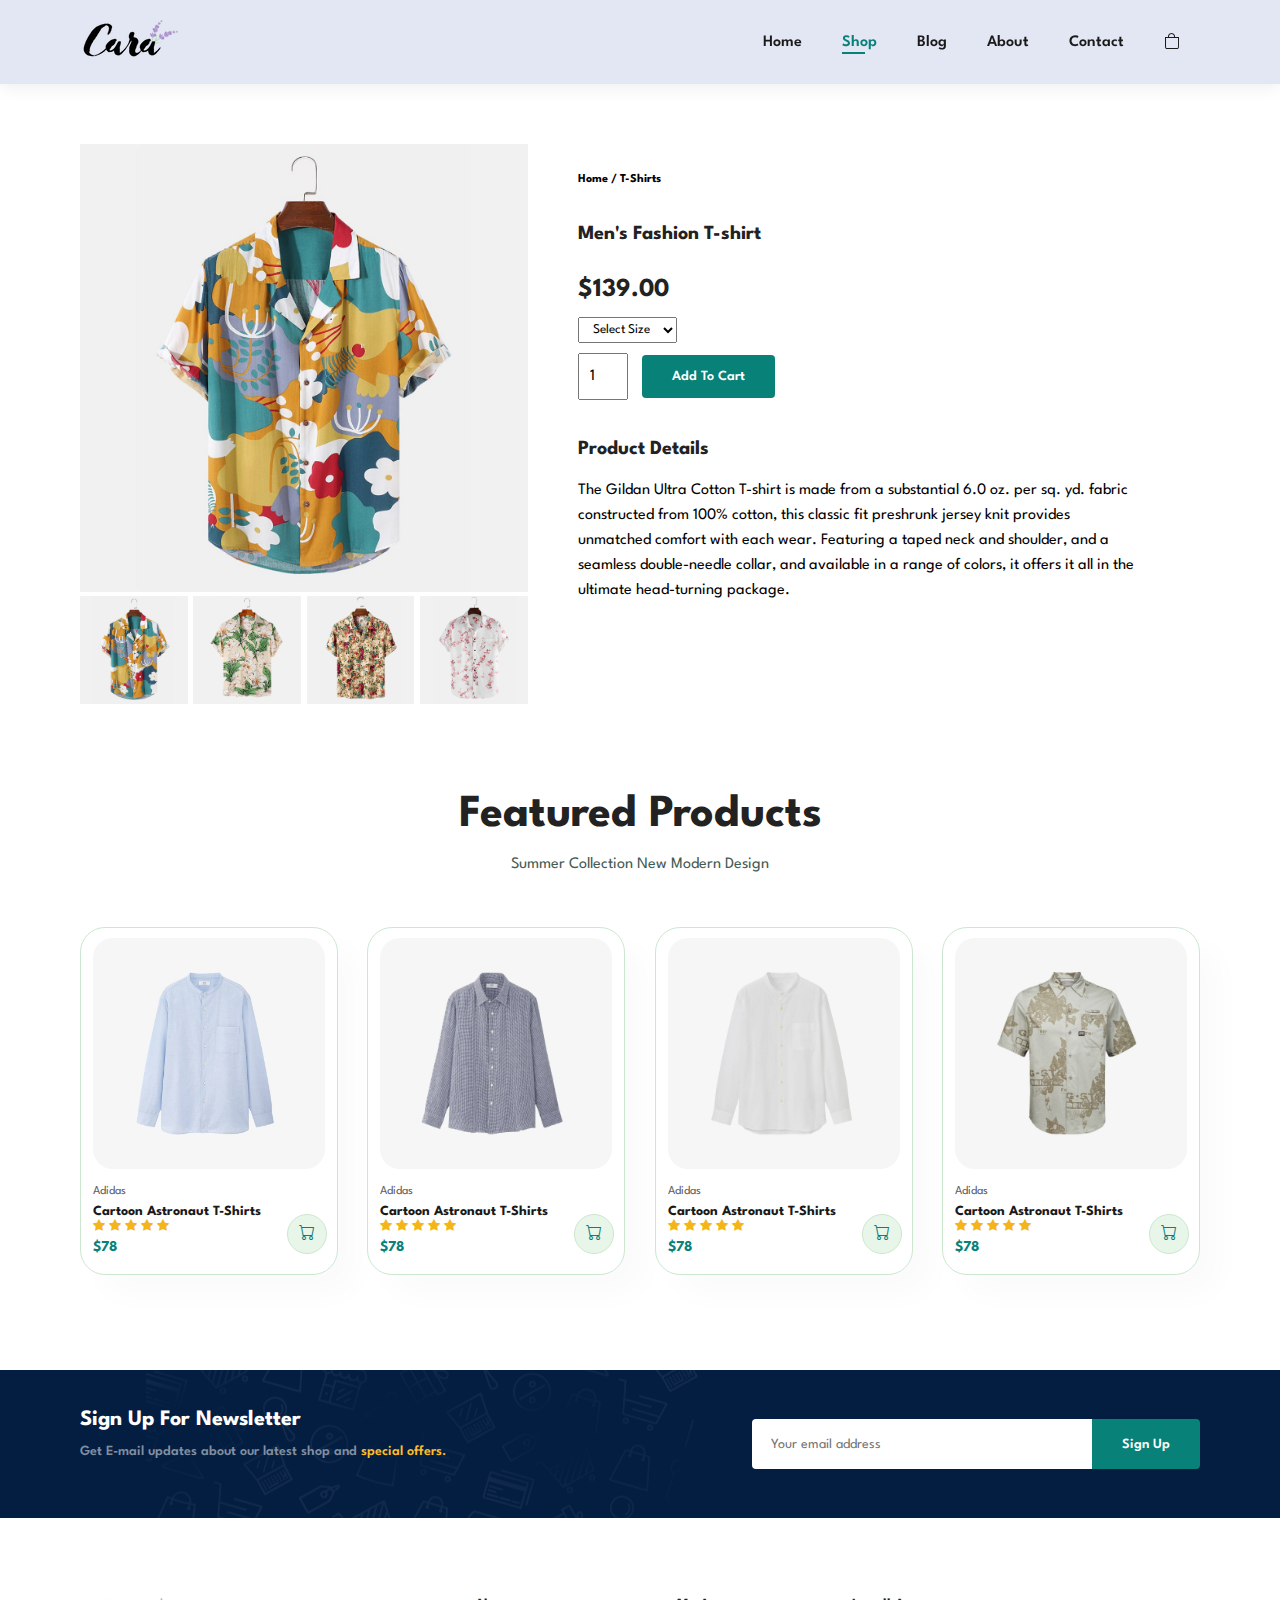
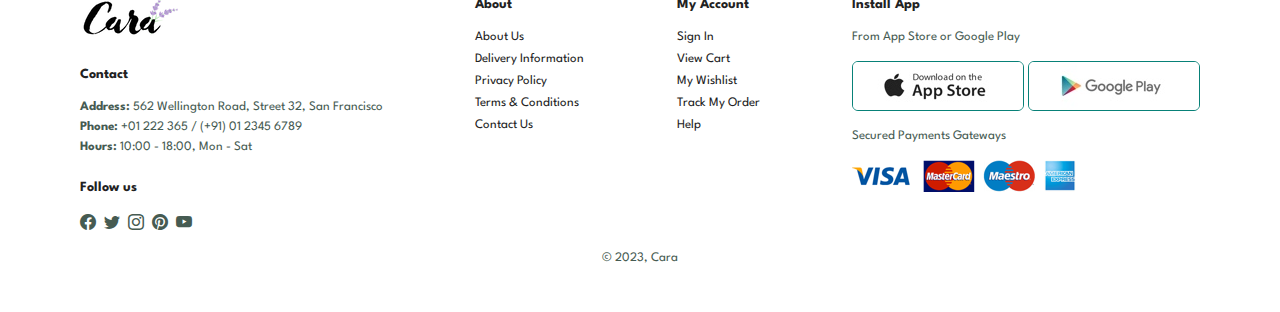
<file: sproduct.html>
<!DOCTYPE html>
<html lang="en">

<head>
    <meta charset="UTF-8">
    <meta http-equiv="X-UA-Compatible" content="IE=edge">
    <meta name="viewport" content="width=device-width, initial-scale=1.0">
    <title>Cara</title>
    <link rel="stylesheet" href="style.css">
</head>

<body>
    <section id="header">
        <a href="#"><img src="img/logo.png" class="logo" alt=""></a>

        <div>
            <ul id="navbar">
                <li><a href="index.html">Home</a></li>
                <li><a class="active" href="shop.html">Shop</a></li>
                <li><a href="blog.html">Blog</a></li>
                <li><a href="about.html">About</a></li>
                <li><a href="contact.html">Contact</a></li>
                <li id="lg-bag"><a href="cart.html"><i class="bi bi-bag"></i></a></li>
                <a href="#" id="close"><i class="bi bi-x"></i></a>
            </ul>
        </div>
        <div id="mobile">
            <a href="cart.html"><i class="bi bi-bag"></i></a>
            <i id="bar" class="bi bi-list"></i>
        </div>
    </section>

    <section id="prodetails" class="section-p1">
        <div class="single-pro-image">
            <img src="img/products/f1.jpg" width="100%" id="MainImg" alt="">
            <div class="small-img-group">
                <div class="small-img-col">
                    <img src="img/products/f1.jpg" width="100%" class="small-img" alt="">
                </div>
                <div class="small-img-col">
                    <img src="img/products/f2.jpg" width="100%" class="small-img" alt="">
                </div>
                <div class="small-img-col">
                    <img src="img/products/f3.jpg" width="100%" class="small-img" alt="">
                </div>
                <div class="small-img-col">
                    <img src="img/products/f4.jpg" width="100%" class="small-img" alt="">
                </div>
            </div>
        </div>
        <div class="single-pro-details">
            <h6>Home / T-Shirts</h6>
            <h4>Men's Fashion T-shirt</h4>
            <h2>$139.00</h2>
            <select name="" id="">
                <option value="">Select Size</option>
                <option value="">Xl</option>
                <option value="">XXL</option>
                <option value="">Small</option>
                <option value="">Large</option>
            </select>
            <input type="number" value="1">
            <button class="normal">Add To Cart</button>
            <h4>Product Details</h4>
            <span>The Gildan Ultra Cotton T-shirt is made from a substantial 6.0 oz. per sq. yd. fabric constructed from
                100% cotton, this classic fit preshrunk jersey knit provides unmatched comfort with each wear. Featuring
                a taped neck and shoulder, and a seamless double-needle collar, and available in a range of colors, it
                offers it all in the ultimate head-turning package.</span>
        </div>
    </section>

    <section id="product1" class="section-p1">
        <h2>Featured Products</h2>
        <p>Summer Collection New Modern Design</p>
        <div class="pro-container">
            <div class="pro">
                <img src="img/products/n1.jpg" alt="">
                <div class="des">
                    <span>Adidas</span>
                    <h5>Cartoon Astronaut T-Shirts</h5>
                    <div class="star">
                        <i class="bi bi-star-fill"></i>
                        <i class="bi bi-star-fill"></i>
                        <i class="bi bi-star-fill"></i>
                        <i class="bi bi-star-fill"></i>
                        <i class="bi bi-star-fill"></i>
                    </div>
                    <h4>$78</h4>
                </div>
                <a href="#"><i class="bi bi-cart cart"></i></a>
            </div>
            <div class="pro">
                <img src="img/products/n2.jpg" alt="">
                <div class="des">
                    <span>Adidas</span>
                    <h5>Cartoon Astronaut T-Shirts</h5>
                    <div class="star">
                        <i class="bi bi-star-fill"></i>
                        <i class="bi bi-star-fill"></i>
                        <i class="bi bi-star-fill"></i>
                        <i class="bi bi-star-fill"></i>
                        <i class="bi bi-star-fill"></i>
                    </div>
                    <h4>$78</h4>
                </div>
                <a href="#"><i class="bi bi-cart cart"></i></a>
            </div>
            <div class="pro">
                <img src="img/products/n3.jpg" alt="">
                <div class="des">
                    <span>Adidas</span>
                    <h5>Cartoon Astronaut T-Shirts</h5>
                    <div class="star">
                        <i class="bi bi-star-fill"></i>
                        <i class="bi bi-star-fill"></i>
                        <i class="bi bi-star-fill"></i>
                        <i class="bi bi-star-fill"></i>
                        <i class="bi bi-star-fill"></i>
                    </div>
                    <h4>$78</h4>
                </div>
                <a href="#"><i class="bi bi-cart cart"></i></a>
            </div>
            <div class="pro">
                <img src="img/products/n4.jpg" alt="">
                <div class="des">
                    <span>Adidas</span>
                    <h5>Cartoon Astronaut T-Shirts</h5>
                    <div class="star">
                        <i class="bi bi-star-fill"></i>
                        <i class="bi bi-star-fill"></i>
                        <i class="bi bi-star-fill"></i>
                        <i class="bi bi-star-fill"></i>
                        <i class="bi bi-star-fill"></i>
                    </div>
                    <h4>$78</h4>
                </div>
                <a href="#"><i class="bi bi-cart cart"></i></a>
            </div>
        </div>
    </section>

    <section id="newsletter" class="section-p1 section-m1">
        <div class="newstext">
            <h4>Sign Up For Newsletter</h4>
            <p>Get E-mail updates about our latest shop and <span>special offers.</span></p>
        </div>
        <div class="form">
            <input type="text" placeholder="Your email address">
            <button class="normal">Sign Up</button>
        </div>
    </section>

    <footer class="section-p1">
        <div class="col">
            <img class="logo" src="/img/logo.png" alt="">
            <h4>Contact</h4>
            <p><strong>Address:</strong> 562 Wellington Road, Street 32, San Francisco</p>
            <p><strong>Phone:</strong> +01 222 365 / (+91) 01 2345 6789</p>
            <p><strong>Hours:</strong> 10:00 - 18:00, Mon - Sat</p>
            <div class="follow">
                <h4>Follow us</h4>
                <div class="icon">
                    <i class="bi bi-facebook"></i>
                    <i class="bi bi-twitter"></i>
                    <i class="bi bi-instagram"></i>
                    <i class="bi bi-pinterest"></i>
                    <i class="bi bi-youtube"></i>
                </div>
            </div>
        </div>
        <div class="col">
            <h4>About</h4>
            <a href="#">About Us</a>
            <a href="#">Delivery Information</a>
            <a href="#">Privacy Policy</a>
            <a href="#">Terms & Conditions</a>
            <a href="#">Contact Us</a>
        </div>

        <div class="col">
            <h4>My Account</h4>
            <a href="#">Sign In</a>
            <a href="#">View Cart</a>
            <a href="#">My Wishlist</a>
            <a href="#">Track My Order</a>
            <a href="#">Help</a>
        </div>

        <div class="col install">
            <h4>Install App</h4>
            <p>From App Store or Google Play</p>
            <div class="row">
                <img src="/img/pay/app.jpg" alt="">
                <img src="/img/pay/play.jpg" alt="">
            </div>
            <p>Secured Payments Gateways</p>
            <img src="/img/pay/pay.png" alt="">
        </div>

        <div class="copyright">
            <p>© 2023, Cara</p>
        </div>
    </footer>

    <script src="script.js"></script>
</body>

</html>
</file>
<file: style.css>
@import url("https://fonts.googleapis.com/css2?family=League+Spartan:wght@100;200;300;400;500;600;700;800;900&display=swap");
@import url("https://cdn.jsdelivr.net/npm/bootstrap-icons@1.10.3/font/bootstrap-icons.css");
* {
  margin: 0;
  padding: 0;
  box-sizing: border-box;
  font-family: "League Spartan", sans-serif;
}
/* CSS chung */
h1 {
  font-size: 50px;
  line-height: 64px;
  color: #222;
}

h2 {
  font-size: 46px;
  line-height: 54px;
  color: #222;
}

h4 {
  font-size: 20px;
  color: #222;
}

h6 {
  font-weight: 700;
  font-size: 12px;
}

p {
  font-size: 16px;
  color: #465b52;
  margin: 15px 0 20px 0;
}

.section-p1 {
  padding: 40px 80px;
}

.section-m1 {
  margin: 40px 0;
}

button.normal {
  font-size: 14px;
  font-weight: 600;
  padding: 15px 30px;
  color: #000;
  background-color: #fff;
  border-radius: 4px;
  cursor: pointer;
  border: none;
  outline: none;
  transition: 0.2s;
}

button.white {
  font-size: 13px;
  font-weight: 600;
  padding: 11px 18px;
  color: #fff;
  background-color: transparent;
  cursor: pointer;
  border: 1px solid #fff;
  outline: none;
  transition: 0.2s;
}

body {
  width: 100%;
}

/* Header */
#header {
  display: flex;
  align-items: center;
  justify-content: space-between;
  padding: 20px 80px;
  background: #e3e6f3;
  box-shadow: 0 5px 15px rgba(0, 0, 0, 0.06);
  z-index: 999;
  position: sticky;
  top: 0;
  left: 0;
}

#navbar {
  display: flex;
  align-items: center;
  justify-content: center;
}

#navbar li {
  list-style: none;
  padding: 0 20px;
  position: relative;
}

#navbar li a {
  text-decoration: none;
  font-size: 16px;
  font-weight: 600;
  color: #1a1a1a;
  transition: 0.3s ease;
}

#navbar li a:hover,
#navbar li a.active {
  color: #088178;
}
#navbar li a.active::after,
#navbar li a:hover::after {
  content: "";
  width: 30%;
  height: 2px;
  background: #088178;
  position: absolute;
  bottom: -4px;
  left: 20px;
}

#mobile {
  display: none;
  align-items: center;
}

#close {
  display: none;
}

/* Home */
#hero {
  background-image: url("img/hero4.png");
  height: 90vh;
  width: 100%;
  background-size: cover;
  background-position: top 25% right 0;
  padding: 0 80px;
  display: flex;
  flex-direction: column;
  align-items: flex-start;
  justify-content: center;
}
#hero h4 {
  padding-bottom: 15px;
}
#hero h1 {
  color: #088178;
}

#hero button {
  background-image: url("img/button.png");
  background-color: transparent;
  color: #088178;
  border: 0;
  padding: 14px 80px 14px 65px;
  background-repeat: no-repeat;
  cursor: pointer;
  font-weight: 700;
  font-size: 15px;
}

#feature {
  display: flex;
  align-items: center;
  justify-content: space-between;
  flex-wrap: wrap;
}

#feature .fe-box {
  width: 180px;
  text-align: center;
  padding: 25px 15px;
  box-shadow: 20px 20px 34px rgba(0, 0, 0, 0.03);
  border: 1px solid #cce7d0;
  border-radius: 4px;
  margin: 15px 0;
}

#feature .fe-box:hover {
  box-shadow: 10px 10px 54px rgba(70, 62, 221, 0.1);
}

#feature .fe-box img {
  width: 100%;
  margin-bottom: 10px;
}

#feature .fe-box h6 {
  display: inline-block;
  padding: 9px 8px 6px 8px;
  line-height: 1;
  border-radius: 4px;
  color: #088178;
  background-color: #fddde4;
}

#feature .fe-box:nth-child(2) h6 {
  background-color: #cdebbc;
}

#feature .fe-box:nth-child(3) h6 {
  background-color: #d1e8f2;
}
#feature .fe-box:nth-child(4) h6 {
  background-color: #cdd4f8;
}

#feature .fe-box:nth-child(5) h6 {
  background-color: #f6dbf6;
}
#feature .fe-box:nth-child(6) h6 {
  background-color: #fff2e5;
}

#product1 {
  text-align: center;
}

#product1 .pro-container {
  display: flex;
  justify-content: space-between;
  padding-top: 20px;
  flex-wrap: wrap;
}

#product1 .pro {
  width: 23%;
  min-width: 250px;
  padding: 10px 12px;
  border: 1px solid #cce7d0;
  border-radius: 25px;
  cursor: pointer;
  box-shadow: 20px 20px 30px rgba(0, 0, 0, 0.02);
  margin: 15px 0;
  transition: 0.2s ease;
  position: relative;
}

#product1 .pro:hover {
  box-shadow: 20px 20px 30px rgba(0, 0, 0, 0.06);
}

#product1 .pro img {
  width: 100%;
  border-radius: 20px;
}

#product1 .pro .des {
  text-align: start;
  padding: 10px 0;
}

#product1 .pro .des span {
  color: #606063;
  font-size: 12px;
}

#product1 .pro .des h5 {
  padding-top: 7px;
  color: #1a1a1a;
  font-size: 14px;
}

#product1 .pro .des i {
  font-size: 12px;
  color: rgb(243, 181, 25);
}

#product1 .pro .des h4 {
  padding-top: 7px;
  font-size: 15px;
  font-weight: 700;
  color: #088178;
}

#product1 .pro .cart {
  display: inline-block;
  width: 40px;
  height: 40px;
  line-height: 40px;
  border-radius: 50px;
  background-color: #e8f6ea;
  font-weight: 500;
  color: #088178;
  border: 1px solid #cce7d0;
  position: absolute;
  bottom: 20px;
  right: 10px;
}

#banner {
  display: flex;
  flex-direction: column;
  justify-content: center;
  align-items: center;
  text-align: center;
  background-image: url(img/banner/b2.jpg);
  width: 100%;
  height: 40vh;
  background-size: cover;
  background-position: center;
}

#banner h4 {
  color: #fff;
  font-size: 16px;
}

#banner h2 {
  color: #fff;
  font-size: 30px;
  padding: 10px 0;
}

#banner h2 span {
  color: #ef3636;
}

#banner button:hover {
  background-color: #088178;
  color: #fff;
}

#sm-banner {
  display: flex;
  justify-content: space-between;
  flex-wrap: wrap;
}

#sm-banner .banner-box {
  display: flex;
  flex-direction: column;
  justify-content: center;
  align-items: flex-start;
  background-image: url(img/banner/b17.jpg);
  min-width: 850px;
  height: 50vh;
  background-size: cover;
  background-position: center;
  padding: 30px;
}

#sm-banner .banner-box2 {
  background-image: url(img/banner/b10.jpg);
}
#sm-banner h4 {
  color: #fff;
  font-size: 20px;
  font-weight: 300;
}

#sm-banner h2 {
  color: #fff;
  font-size: 28px;
  font-weight: 800;
}

#sm-banner span {
  color: #fff;
  font-size: 14px;
  font-weight: 500;
  padding-bottom: 15px;
}

#sm-banner .banner-box:hover button {
  background: #088178;
  border: 1px solid #088178;
}

#banner3 {
  display: flex;
  justify-content: space-between;
  flex-wrap: wrap;
  padding: 0 80px;
}

#banner3 .banner-box {
  display: flex;
  flex-direction: column;
  justify-content: center;
  align-items: flex-start;
  background-image: url(img/banner/b7.jpg);
  min-width: 30%;
  height: 30vh;
  background-size: cover;
  background-position: center;
  padding: 20px;
  margin-bottom: 20px;
}

#banner3 .banner-box2 {
  background-image: url(img/banner/b4.jpg);
}

#banner3 .banner-box3 {
  background-image: url(img/banner/b18.jpg);
}

#banner3 h2 {
  color: #fff;
  font-weight: 900;
  font-size: 22px;
}

#banner3 h3 {
  color: #ec544e;
  font-weight: 800;
  font-size: 15px;
}

#newsletter {
  display: flex;
  justify-content: space-between;
  flex-wrap: wrap;
  align-items: center;
  background-image: url(img/banner/b14.png);
  background-repeat: no-repeat;
  background-position: 20% 30%;
  background-color: #041e42;
}

#newsletter h4 {
  font-size: 22px;
  font-weight: 700;
  color: #fff;
}

#newsletter p {
  font-size: 14px;
  font-weight: 600;
  color: #818ea0;
}

#newsletter p span {
  color: #ffbd27;
}

#newsletter .form {
  display: flex;
  width: 40%;
}

#newsletter input {
  height: 3.125rem;
  padding: 0 1.25em;
  font-size: 14px;
  width: 100%;
  border: 1px solid transparent;
  border-radius: 4px;
  outline: none;
  border-top-right-radius: 0;
  border-bottom-right-radius: 0;
}

#newsletter button {
  background-color: #088178;
  color: #fff;
  white-space: nowrap;
  border-top-left-radius: 0;
  border-bottom-left-radius: 0;
}

footer {
  display: flex;
  flex-wrap: wrap;
  justify-content: space-between;
}

footer .col {
  display: flex;
  flex-direction: column;
  align-items: flex-start;
  margin-bottom: 20px;
}

footer .logo {
  margin-bottom: 30px;
}

footer h4 {
  font-size: 14px;
  padding-bottom: 20px;
}

footer p {
  font-size: 13px;
  margin: 0 0 8px 0;
}

footer a {
  font-size: 13px;
  text-decoration: none;
  color: #222;
  margin-bottom: 10px;
}

footer .follow {
  margin-top: 20px;
}

footer .follow i {
  color: #465b52;
  padding-right: 4px;
  cursor: pointer;
}

footer .install .row img {
  border: 1px solid #088178;
  border-radius: 6px;
}

footer .install img {
  margin: 10px 0 15px 0;
}

footer .follow i:hover,
footer a:hover {
  color: #088178;
}

footer .copyright {
  width: 100%;
  text-align: center;
}

/* Shop Page */
#page-header {
  background-image: url("img/banner/b1.jpg");
  width: 100%;
  height: 40vh;
  background-size: cover;
  display: flex;
  justify-content: center;
  text-align: center;
  flex-direction: column;
  padding: 14px;
}

#page-header h2,
#page-header p {
  color: #fff;
}

#pagination {
  text-align: center;
}

#pagination a {
  text-decoration: none;
  background-color: #088178;
  padding: 15px 20px;
  border-radius: 4px;
  color: #fff;
  font-weight: 600;
}

#pagination a i {
  font-size: 16px;
  font-weight: 600;
}

/* Single Product Page */

#prodetails {
  display: flex;
  margin-top: 20px;
}

#prodetails .single-pro-image {
  width: 40%;
  margin-right: 50px;
}

.small-img-group {
  display: flex;
  justify-content: space-between;
}

.small-img-col {
  flex-basis: 24%;
  cursor: pointer;
}

#prodetails .single-pro-details {
  width: 50%;
  padding-top: 30px;
}

#prodetails .single-pro-details h4 {
  padding: 40px 0 20px 0;
}

#prodetails .single-pro-details h2 {
  font-size: 26px;
}

#prodetails .single-pro-details select {
  display: block;
  padding: 5px 10px;
  margin-bottom: 10px;
}

#prodetails .single-pro-details input {
  width: 50px;
  height: 47px;
  padding-left: 10px;
  font-size: 16px;
  margin-right: 10px;
}

#prodetails .single-pro-details input:focus {
  outline: none;
}

#prodetails .single-pro-details button {
  background: #088178;
  color: #fff;
}

#prodetails .single-pro-details span {
  line-height: 25px;
}

/* Blog Page */
#page-header.blog-header {
  background-image: url(img/banner/b19.jpg);
}

#blog {
  padding: 150px 150px 0 150px;
}

#blog .blog-box {
  display: flex;
  align-items: center;
  width: 100%;
  position: relative;
  padding-bottom: 90px;
}

#blog .blog-img {
  width: 50%;
  margin-right: 40px;
}

#blog img {
  width: 100%;
  height: 350px;
  object-fit: cover;
}

#blog .blog-details {
  width: 50%;
}

#blog .blog-details a {
  text-decoration: none;
  font-size: 11px;
  color: #000;
  font-weight: 700;
  position: relative;
  transition: 0.3s;
}

#blog .blog-details a::after {
  content: "";
  width: 50%;
  height: 1px;
  background-color: #000;
  position: absolute;
  top: 4px;
  right: -60px;
}

#blog .blog-details a:hover {
  color: #088178;
}

#blog .blog-details a:hover::after {
  background-color: #088178;
}

#blog .blog-box h1 {
  position: absolute;
  top: -40px;
  left: 0;
  font-size: 70px;
  font-weight: 700;
  color: #c9cbce;
  z-index: -9;
}

/* About Page */
#page-header.about-header {
  background-image: url(img/about/banner.png);
}

#about-head {
  display: flex;
  align-items: center;
}

#about-head img {
  width: 50%;
  height: auto;
}

#about-head div {
  padding-left: 40px;
}

#about-app {
  text-align: center;
}

#about-app .video {
  width: 70%;
  height: 100%;
  margin: 30px auto 0 auto;
}

#about-app .video video {
  width: 100%;
  height: 100%;
  border-radius: 20px;
}

/* Contact Page */
#contact-details {
  display: flex;
  align-items: center;
  justify-content: space-between;
}

#contact-details .details {
  width: 40%;
}

#contact-details .details span,
#form-details form span {
  font-size: 12px;
}

#contact-details .details h2,
#form-details form h2 {
  font-size: 26px;
  line-height: 35px;
  padding: 20px 0;
}

#contact-details .details h3 {
  font-size: 16px;
  padding-bottom: 15px;
}

#contact-details .details li {
  list-style: none;
  display: flex;
  padding: 10px 0;
}

#contact-details .details li {
  font-size: 14px;
  padding-right: 22px;
}

#contact-details .details li i {
  font-size: 14px;
  padding-right: 22px;
}

#contact-details .details li p {
  margin: 0;
  font-size: 14px;
}

#contact-details .map {
  width: 55%;
  height: 400px;
}

#contact-details .map iframe {
  width: 100%;
  height: 100%;
}

#form-details {
  display: flex;
  justify-content: space-between;
  margin: 30px;
  padding: 80px;
  border: 1px solid #e1e1e1;
}

#form-details form {
  width: 65%;
  display: flex;
  flex-direction: column;
  align-items: flex-start;
}

#form-details form input,
#form-details form textarea {
  width: 100%;
  padding: 12px 15px;
  outline: none;
  margin-bottom: 20px;
  border: 1px solid #e1e1e1;
}

#form-details form button {
  background-color: #088178;
  color: #fff;
}

#form-details .people {
  margin: auto;
}

#form-details .people div {
  padding-bottom: 25px;
  display: flex;
  align-items: flex-start;
}

#form-details .people div img {
  width: 65px;
  height: 65px;
  object-fit: cover;
  margin-right: 15px;
}

#form-details .people div p {
  margin: 0;
  font-size: 13px;
  line-height: 25px;
}

#form-details .people div p span {
  display: block;
  font-size: 16px;
  font-weight: 600;
  color: #000;
}
/* Cart Page*/
#cart {
  overflow-x: auto;
}

#cart table {
  width: 100%;
  border-collapse: collapse;
  table-layout: fixed;
  white-space: nowrap;
}

#cart table img {
  width: 70px;
}

#cart table td:nth-child(1) {
  width: 100px;
  text-align: center;
}
#cart table td:nth-child(2) {
  width: 150px;
  text-align: center;
}
#cart table td:nth-child(3) {
  width: 250px;
  text-align: center;
}
#cart table td:nth-child(4),
#cart table td:nth-child(5),
#cart table td:nth-child(6) {
  width: 150px;
  text-align: center;
}
#cart table td:nth-child(5) input {
  width: 70px;
  padding: 10px 5px 10px 15px;
}
#cart table thead {
  border: 1px solid #e2e9e1;
  border-left: none;
  border-right: none;
}

#cart table thead td {
  font-weight: 700;
  text-transform: uppercase;
  font-size: 13px;
  padding: 18px 0;
}
#cart table tbody tr td {
  padding-top: 15px;
}

#cart table tbody td {
  font-size: 13px;
}

#cart-add {
  display: flex;
  flex-wrap: wrap;
  justify-content: space-between;
}

#coupon {
  width: 50%;
  margin-bottom: 30px;
}
#coupon h3,
#subtotal h3 {
  padding-bottom: 15px;
}
#coupon input {
  padding: 10px 20px;
  outline: none;
  width: 60%;
  margin-right: 10px;
  border: 1px solid #e2e9e1;
}

#coupon button,
#subtotal button {
  background-color: #088178;
  color: #fff;
  padding: 12px 20px;
}

#subtotal {
  width: 50%;
  margin-bottom: 30px;
  border: 1px solid #e2e9e1;
  padding: 30px;
}
#subtotal table {
  border-collapse: collapse;
  width: 100%;
  margin-bottom: 20px;
}
#subtotal table td {
  width: 50%;
  border: 1px solid #e2e9e1;
  padding: 10px;
  font-size: 13px;
}
/*  */
/* Responsive */

/* medium screen */
@media (max-width: 799px) {
  .section-p1 {
    padding: 40px 40px;
  }
  #navbar {
    display: flex;
    flex-direction: column;
    align-items: flex-start;
    justify-content: flex-start;
    position: fixed;
    top: 0;
    right: -300px;
    height: 100vh;
    width: 300px;
    background-color: #e3e6f3;
    box-shadow: 0 40px 60px rgba(0, 0, 0, 0.01);
    padding: 80px 0 0 10px;
    transition: 0.3s;
  }

  #navbar.active {
    right: 0px;
  }

  #navbar li {
    margin-bottom: 25px;
  }

  #mobile {
    display: flex;
    align-items: center;
  }

  #mobile i {
    color: #1a1a1a;
    font-size: 24px;
    padding-left: 20px;
  }

  #close {
    display: initial;
    position: absolute;
    top: 30px;
    left: 30px;
    color: #222;
    font-size: 24px;
  }

  #lg-bag {
    display: none;
  }

  #hero {
    height: 70vh;
    padding: 0 80px;
    background-position: top 30% right 30%;
  }

  #feature {
    justify-content: center;
  }

  #feature .fe-box {
    margin: 15px 15px;
  }
  #product1 .pro-container {
    justify-content: center;
  }
  #product1 .pro {
    margin: 15px;
  }
  #banner {
    height: 20vh;
  }
  #sm-banner .banner-box {
    min-width: 100%;
    height: 30vh;
  }
  #banner3 {
    padding: 0 40px;
  }
  #banner3 .banner-box {
    width: 28%;
  }
  #newsletter .form {
    width: 70%;
  }

  /* Contact Page */
  #form-details {
    padding: 40px;
  }
  #form-details form {
    width: 50%;
  }
}

/* Small screen */
@media (max-width: 477px) {
  .section-p1 {
    padding: 20px;
  }
  #header {
    padding: 10px 30px;
  }
  h1 {
    font-size: 38px;
  }
  h2 {
    font-size: 32px;
  }
  #hero {
    padding: 0 20px;
    background-position: 55%;
  }
  #feature {
    justify-content: space-between;
  }
  #feature .fe-box {
    width: 155px;
    margin: 0 0 15px 0;
  }
  #product1 .pro {
    width: 100%;
  }
  #banner {
    height: 40vh;
  }
  #sm-banner .banner-box {
    height: 40vh;
  }
  #sm-banner .banner-box2 {
    margin-top: 20px;
  }
  #banner3 {
    padding: 0 20px;
  }
  #banner3 .banner-box {
    width: 100%;
  }
  #newsletter {
    padding: 40px 20px;
  }
  #newsletter .form {
    width: 100%;
  }
  footer .copyright {
    text-align: start;
  }

  /* Single product page */
  #prodetails {
    display: flex;
    flex-direction: column;
  }
  #prodetails .single-pro-image {
    width: 100%;
    margin-right: 0px;
  }
  #prodetails .single-pro-details {
    width: 100%;
  }

  /* Blog page */
  #blog .blog-box {
    display: flex;
    flex-direction: column;
    align-items: flex-start;
  }
  #blog {
    padding: 100px 20px 0 20px;
  }
  #blog .blog-img {
    width: 100%;
    margin-right: 0px;
    margin-bottom: 30px;
  }
  #blog .blog-details {
    width: 100%;
  }

  /* About page */
  #about-head {
    flex-direction: column;
  }
  #about-head img {
    width: 100%;
    margin-bottom: 20px;
  }
  #about-head div {
    padding-left: 0px;
  }
  #about-app .video {
    width: 100%;
  }

  /* contact page */
  #contact-details {
    flex-direction: column;
  }
  #contact-details .details {
    width: 100%;
    margin-bottom: 30px;
  }
  #contact-details .map {
    width: 100%;
  }
  #form-details {
    margin: 10px;
    padding: 30px 10px;
    flex-wrap: wrap;
  }
  #form-details form {
    width: 100%;
    margin-bottom: 30px;
  }
  /* Cart Page */
  #cart-add {
    flex-direction: column;
  }
  #coupon {
    width: 100%;
  }
  #subtotal {
    width: 100%;
    padding: 20px;
  }
}
</file>
